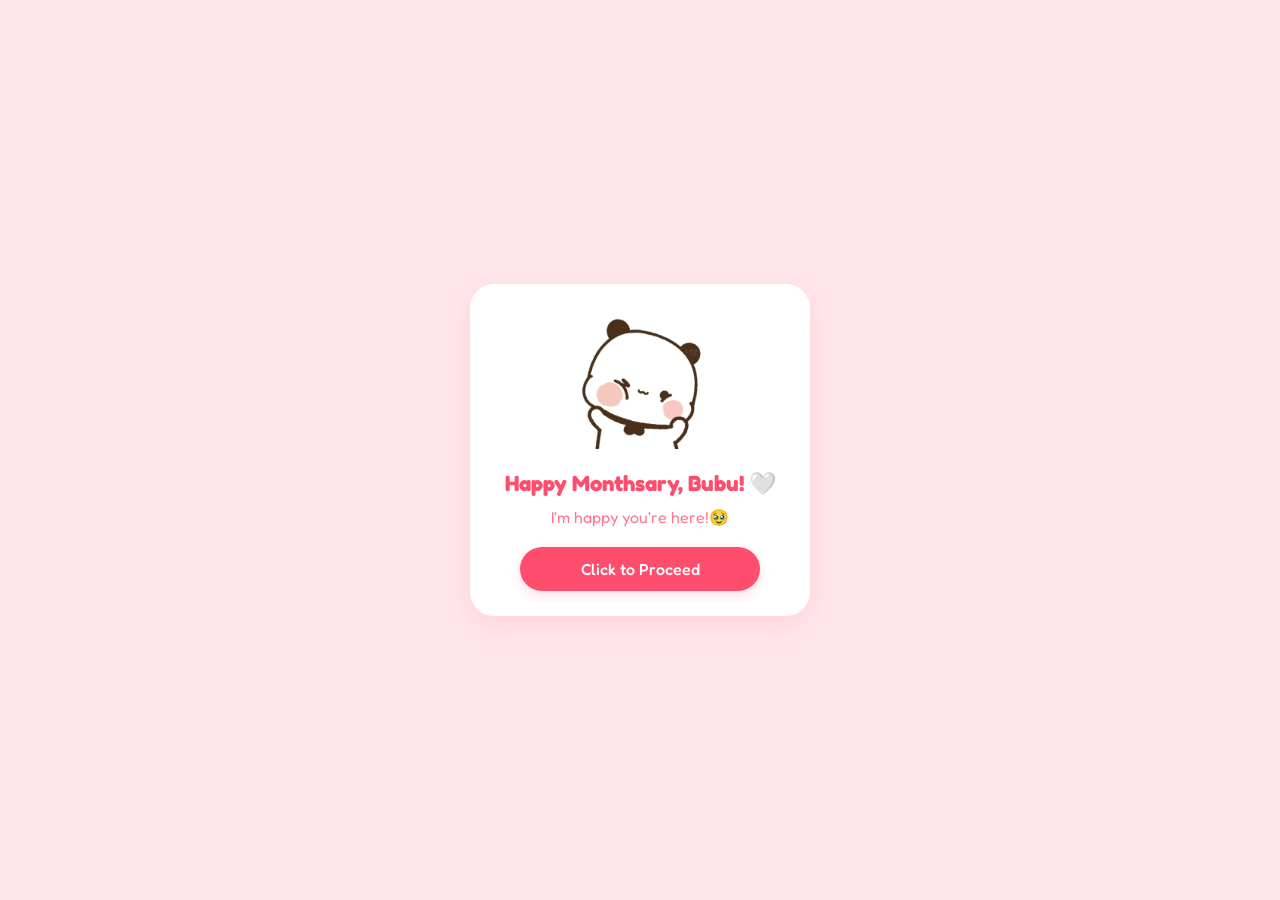
<file: index.html>
<!DOCTYPE html>
<html lang="en">
<head>
  <meta charset="UTF-8">
  <meta name="viewport" content="width=device-width, initial-scale=1.0, maximum-scale=1.0, user-scalable=no">
  <title>Welcome Page</title>
  
  <link href="https://fonts.googleapis.com/css2?family=Fredoka:wght@400;500;600&display=swap" rel="stylesheet">

  <style>
    body {
      margin: 0;
      padding: 15px; /* May space sa gilid para sa maliliit na phone screen */
      min-height: 100vh;
      display: flex;
      flex-direction: column;
      justify-content: center;
      align-items: center;
      background: #ffe6eb;
      font-family: 'Fredoka', sans-serif;
      box-sizing: border-box;
      overflow: hidden; /* Pinipigilan ang hindi malamang pag-scroll */
    }
    
    .container {
      background: white;
      padding: 25px 20px;
      border-radius: 24px;
      text-align: center;
      box-shadow: 0 8px 24px rgba(255, 77, 109, 0.12);
      width: 100%;
      max-width: 340px; /* Saktong sukat para magkasya sa portrait mobile view */
      box-sizing: border-box;
      display: flex;
      flex-direction: column;
      align-items: center;
    }
    
    .top-image {
      width: 140px; /* Pinaliit nang kaunti para mas magaan sa screen */
      max-width: 50%;
      height: auto;
      margin-bottom: 10px;
    }
    
    h1 { 
      color: #ff4d6d; 
      margin: 10px 0 5px 0; 
      font-size: 22px; /* Responsive size */
      line-height: 1.3;
    }
    
    h2 { 
      color: #ff758f; 
      font-weight: 400; 
      font-size: 16px; 
      margin: 5px 0 20px 0; 
      line-height: 1.2;
    }
    
    /* Responsive Button Style */
    .proceed-btn {
      padding: 12px 25px;
      font-size: 16px;
      font-family: 'Fredoka', sans-serif;
      font-weight: 500;
      border: none;
      border-radius: 25px;
      background: #ff4d6d;
      color: white;
      cursor: pointer;
      box-shadow: 0 4px 12px rgba(255, 77, 109, 0.2);
      transition: 0.3s ease;
      width: 100%; /* Sasakto sa luwang ng puting card */
      max-width: 240px;
      box-sizing: border-box;
    }
    
    .proceed-btn:hover {
      transform: scale(1.03);
      background: #ff1e4d;
    }

    /* Karagdagang adjustment para sa mga napakaliit na phone (gaya ng iPhone SE) */
    @media (max-height: 600px) {
      .container { padding: 15px; }
      .top-image { width: 100px; }
      h1 { font-size: 19px; }
      h2 { font-size: 14px; margin-bottom: 15px; }
      .proceed-btn { padding: 10px 20px; font-size: 15px; }
    }
  </style>
</head>
<body>

  <div class="container">
    <img src="Bubu Welcome.jpg" class="top-image" alt="Bubu Welcome">
    <h1>Happy Monthsary, Bubu! 🤍</h1>
    <h2>I'm happy you're here!🥹</h2>
    
    <button class="proceed-btn" onclick="window.location.href='password.html'">
      Click to Proceed
    </button>
  </div>

</body>
</html>
</file>
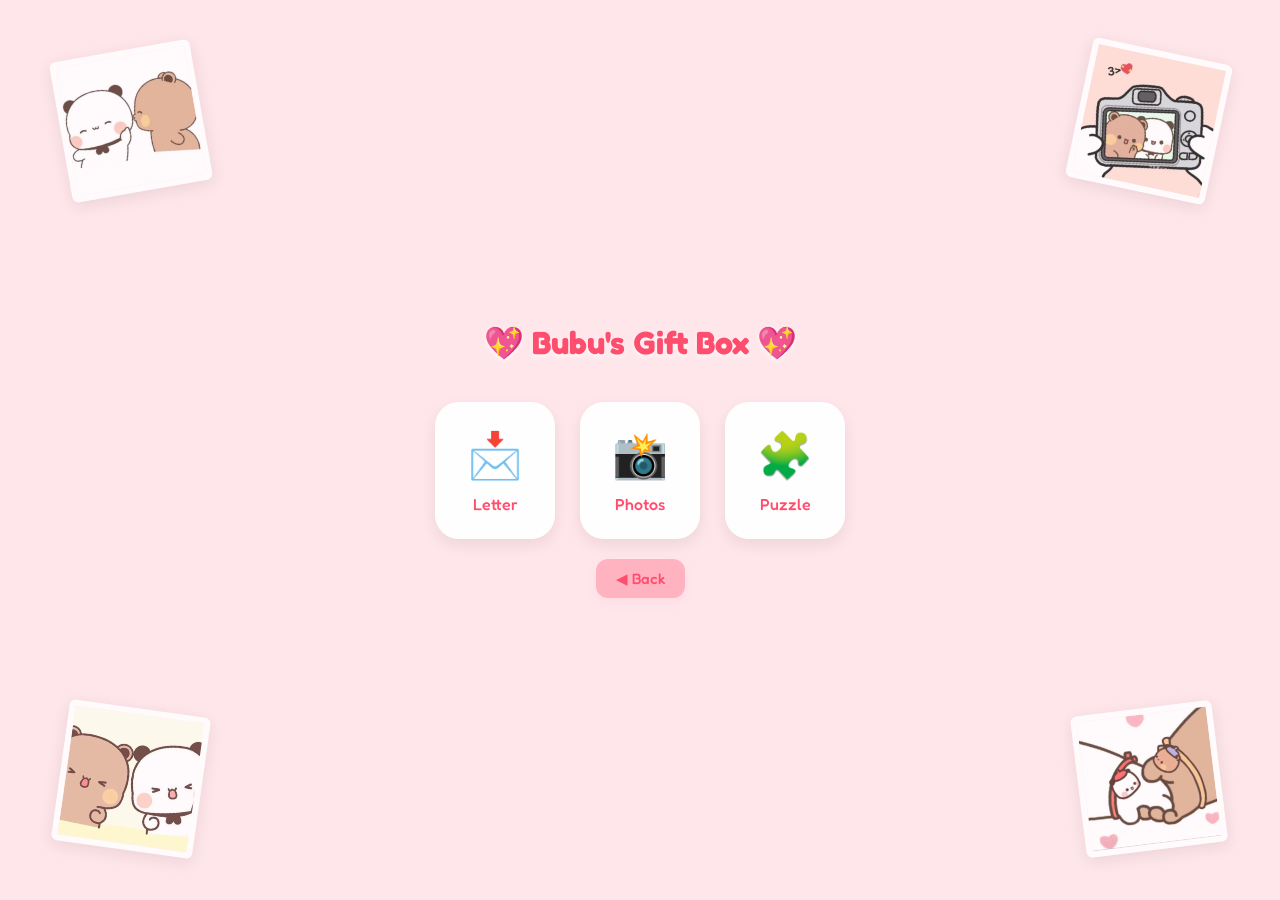
<file: home.html>
<!DOCTYPE html>
<html>
<head>
<meta charset="UTF-8">
<meta name="viewport" content="width=device-width, initial-scale=1.0">

<title>Bubu's Gift Box</title>

<link href="https://fonts.googleapis.com/css2?family=Fredoka:wght@400;500;600&display=swap" rel="stylesheet">

<style>
body{
  margin:0;
  min-height:100vh;
  display:flex;
  justify-content:center;
  align-items:center;
  background-color:#ffe6eb;
  font-family:'Fredoka',sans-serif;
  position: relative;
  overflow-x: hidden; /* Para hindi magka-scroll sa phone dahil sa background images */
}

/* --- MGA BACKGROUND POLAROID PICTURE DESIGNS --- */
/* Ito ang magsisilbing wrapper para sa mga nakakalat na litrato */
body::before, body::after, .bg-photo-3, .bg-photo-4 {
  content: "";
  position: absolute;
  background-size: cover;
  background-position: center;
  background-repeat: no-repeat;
  border: 6px solid white; /* Polaroid Frame */
  box-shadow: 0 4px 15px rgba(0,0,0,0.1);
  border-radius: 6px;
  z-index: 0; /* Nasa pinakalikod para hindi harangan ang buttons */
  width: 130px;
  height: 130px;
  opacity: 0.8; /* Medyo fade para lumitaw ang menu sa gitna */
  pointer-events: none; /* Para hindi ma-click nang mali */
}

/* Background Photo 1 (Itaas-Kaliwa) */
body::before {
  top: 50px;
  left: 60px;
  transform: rotate(-10deg);
  /* PALITAN ITO NG SELECTION MO: */
  background-image: url('budu1.jpg'); 
}

/* Background Photo 2 (Ibabang-Kaliwa) */
body::after {
  bottom: 50px;
  left: 60px;
  transform: rotate(8deg);
  /* PALITAN ITO NG SELECTION MO: */
  background-image: url('budu2.jpg');
}

/* Background Photo 3 (Itaas-Kanan) */
.bg-photo-3 {
  top: 50px;
  right: 60px;
  transform: rotate(12deg);
  /* PALITAN ITO NG SELECTION MO: */
  background-image: url('cute.jpg');
}

/* Background Photo 4 (Ibabang-Kanan) */
.bg-photo-4 {
  bottom: 50px;
  right: 60px;
  transform: rotate(-7deg);
  /* PALITAN ITO NG SELECTION MO: */
  background-image: url('budu3.jpg');
}

/* --- MAIN MENU INTERFACE --- */
.container{
  text-align:center;
  padding: 50px;
  width: 100%;
  box-sizing: border-box;
  z-index: 1; /* Sinisiguradong nasa ibabaw ng background pics ang menu niyo */
}

h1{
  color:#ff4d6d;
  margin-bottom: 40px;
  text-shadow: 0 2px 5px rgba(255,255,255,0.8);
}

.menu{
  display: flex;
  flex-direction: row;
  justify-content: center;
  align-items: center;
  gap: 25px;
  flex-wrap: wrap;
}

.icon{
  background: rgba(255, 255, 255, 0.95); /* May konting aninag para mas maganda tingnan sa ibabaw ng bg */
  padding:25px 20px;
  border-radius:24px;
  cursor:pointer;
  box-shadow:0 6px 15px rgba(0,0,0,.08);
  transition:.3s ease;
  width: 120px;
  box-sizing: border-box;
}

.icon:hover{
  transform:scale(1.08) translateY(-5px);
  box-shadow:0 10px 20px rgba(255, 77, 109, .2);
}

.emoji{
  font-size:45px;
}

.label{
  margin-top:12px;
  color:#ff4d6d;
  font-size:16px;
  font-weight: 500;
}

/* Responsive Guide: Para sa maliliit na screen ng phone */
@media (max-width: 600px) {
  /* Pinapaliit ang background photos para hindi mapuno ang screen ng phone */
  body::before, body::after, .bg-photo-3, .bg-photo-4 {
    width: 90px;
    height: 90px;
  }
  body::before { top: 15px; left: 10px; }
  body::after { bottom: 15px; left: 15px; }
  .bg-photo-3 { top: 15px; right: 15px; }
  .bg-photo-4 { bottom: 15px; right: 10px; }
  
  h1 { margin-bottom: 25px; font-size: 24px; }
}
/* Universal Back Button Style */
.back-btn {
  margin-top: 20px;
  padding: 10px 20px;
  background-color: #ffb3c1;
  color: #ff4d6d;
  border: none;
  border-radius: 12px;
  cursor: pointer;
  font-size: 15px;
  font-family: 'Fredoka', sans-serif;
  font-weight: 500;
  box-shadow: 0 4px 10px rgba(255, 179, 193, 0.2);
  transition: .3s;
}

.back-btn:hover {
  transform: scale(1.05);
  background-color: #ffccd5;
}
</style>
</head>

<body>

<div class="bg-photo-3"></div>
<div class="bg-photo-4"></div>

<div class="container">

  <h1>💖 Bubu's Gift Box 💖</h1>

  <div class="menu">

    <div class="icon" onclick="location.href='letter.html'">
      <div class="emoji">📩</div>
      <div class="label">Letter</div>
    </div>

    <div class="icon" onclick="location.href='photos.html'">
      <div class="emoji">📸</div>
      <div class="label">Photos</div>
    </div>

    <div class="icon" onclick="location.href='puzzle.html'">
      <div class="emoji">🧩</div>
      <div class="label">Puzzle</div>
    </div>

  </div>
<button class="back-btn" onclick="window.location.href='index.html'">◀ Back</button>
</div>

</body>
</html>
</file>
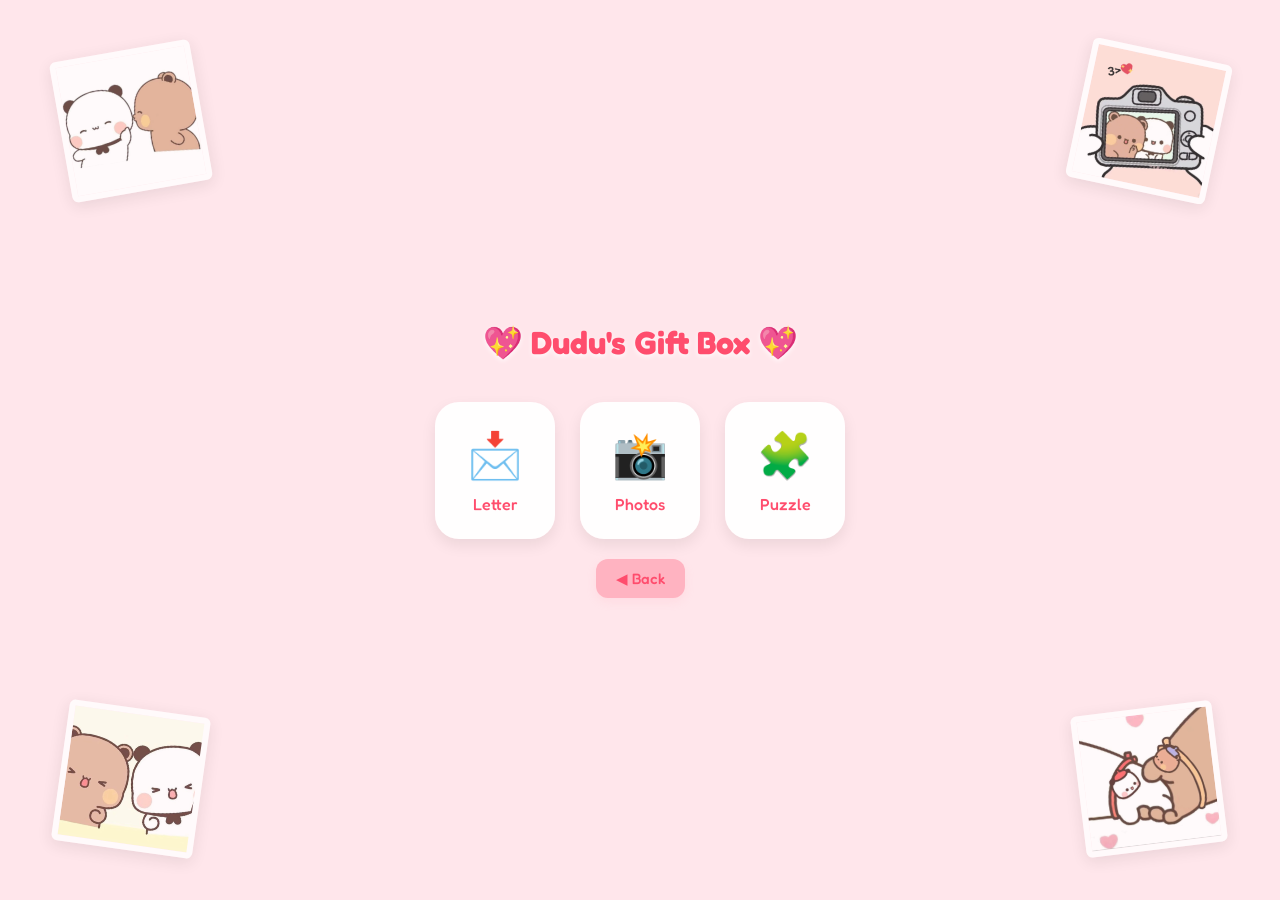
<file: home[1].html>
<!DOCTYPE html>
<html>
<head>
<meta charset="UTF-8">
<meta name="viewport" content="width=device-width, initial-scale=1.0">

<title>Dudu's Gift Box</title>

<link href="https://fonts.googleapis.com/css2?family=Fredoka:wght@400;500;600&display=swap" rel="stylesheet">

<style>
body{
  margin:0;
  min-height:100vh;
  display:flex;
  justify-content:center;
  align-items:center;
  background-color:#ffe6eb;
  font-family:'Fredoka',sans-serif;
  position: relative;
  overflow-x: hidden; /* Para hindi magka-scroll sa phone dahil sa background images */
}

/* --- MGA BACKGROUND POLAROID PICTURE DESIGNS --- */
/* Ito ang magsisilbing wrapper para sa mga nakakalat na litrato */
body::before, body::after, .bg-photo-3, .bg-photo-4 {
  content: "";
  position: absolute;
  background-size: cover;
  background-position: center;
  background-repeat: no-repeat;
  border: 6px solid white; /* Polaroid Frame */
  box-shadow: 0 4px 15px rgba(0,0,0,0.1);
  border-radius: 6px;
  z-index: 0; /* Nasa pinakalikod para hindi harangan ang buttons */
  width: 130px;
  height: 130px;
  opacity: 0.8; /* Medyo fade para lumitaw ang menu sa gitna */
  pointer-events: none; /* Para hindi ma-click nang mali */
}

/* Background Photo 1 (Itaas-Kaliwa) */
body::before {
  top: 50px;
  left: 60px;
  transform: rotate(-10deg);
  /* PALITAN ITO NG SELECTION MO: */
  background-image: url('budu1.jpg'); 
}

/* Background Photo 2 (Ibabang-Kaliwa) */
body::after {
  bottom: 50px;
  left: 60px;
  transform: rotate(8deg);
  /* PALITAN ITO NG SELECTION MO: */
  background-image: url('budu2.jpg');
}

/* Background Photo 3 (Itaas-Kanan) */
.bg-photo-3 {
  top: 50px;
  right: 60px;
  transform: rotate(12deg);
  /* PALITAN ITO NG SELECTION MO: */
  background-image: url('cute.jpg');
}

/* Background Photo 4 (Ibabang-Kanan) */
.bg-photo-4 {
  bottom: 50px;
  right: 60px;
  transform: rotate(-7deg);
  /* PALITAN ITO NG SELECTION MO: */
  background-image: url('budu3.jpg');
}

/* --- MAIN MENU INTERFACE --- */
.container{
  text-align:center;
  padding: 50px;
  width: 100%;
  box-sizing: border-box;
  z-index: 1; /* Sinisiguradong nasa ibabaw ng background pics ang menu niyo */
}

h1{
  color:#ff4d6d;
  margin-bottom: 40px;
  text-shadow: 0 2px 5px rgba(255,255,255,0.8);
}

.menu{
  display: flex;
  flex-direction: row;
  justify-content: center;
  align-items: center;
  gap: 25px;
  flex-wrap: wrap;
}

.icon{
  background: rgba(255, 255, 255, 0.95); /* May konting aninag para mas maganda tingnan sa ibabaw ng bg */
  padding:25px 20px;
  border-radius:24px;
  cursor:pointer;
  box-shadow:0 6px 15px rgba(0,0,0,.08);
  transition:.3s ease;
  width: 120px;
  box-sizing: border-box;
}

.icon:hover{
  transform:scale(1.08) translateY(-5px);
  box-shadow:0 10px 20px rgba(255, 77, 109, .2);
}

.emoji{
  font-size:45px;
}

.label{
  margin-top:12px;
  color:#ff4d6d;
  font-size:16px;
  font-weight: 500;
}

/* Responsive Guide: Para sa maliliit na screen ng phone */
@media (max-width: 600px) {
  /* Pinapaliit ang background photos para hindi mapuno ang screen ng phone */
  body::before, body::after, .bg-photo-3, .bg-photo-4 {
    width: 90px;
    height: 90px;
  }
  body::before { top: 15px; left: 10px; }
  body::after { bottom: 15px; left: 15px; }
  .bg-photo-3 { top: 15px; right: 15px; }
  .bg-photo-4 { bottom: 15px; right: 10px; }
  
  h1 { margin-bottom: 25px; font-size: 24px; }
}
/* Universal Back Button Style */
.back-btn {
  margin-top: 20px;
  padding: 10px 20px;
  background-color: #ffb3c1;
  color: #ff4d6d;
  border: none;
  border-radius: 12px;
  cursor: pointer;
  font-size: 15px;
  font-family: 'Fredoka', sans-serif;
  font-weight: 500;
  box-shadow: 0 4px 10px rgba(255, 179, 193, 0.2);
  transition: .3s;
}

.back-btn:hover {
  transform: scale(1.05);
  background-color: #ffccd5;
}
</style>
</head>

<body>

<div class="bg-photo-3"></div>
<div class="bg-photo-4"></div>

<div class="container">

  <h1>💖 Dudu's Gift Box 💖</h1>

  <div class="menu">

    <div class="icon" onclick="location.href='letter.html'">
      <div class="emoji">📩</div>
      <div class="label">Letter</div>
    </div>

    <div class="icon" onclick="location.href='photos.html'">
      <div class="emoji">📸</div>
      <div class="label">Photos</div>
    </div>

    <div class="icon" onclick="location.href='puzzle.html'">
      <div class="emoji">🧩</div>
      <div class="label">Puzzle</div>
    </div>

  </div>
<button class="back-btn" onclick="window.location.href='index.html'">◀ Back</button>
</div>

</body>
</html>
</file>
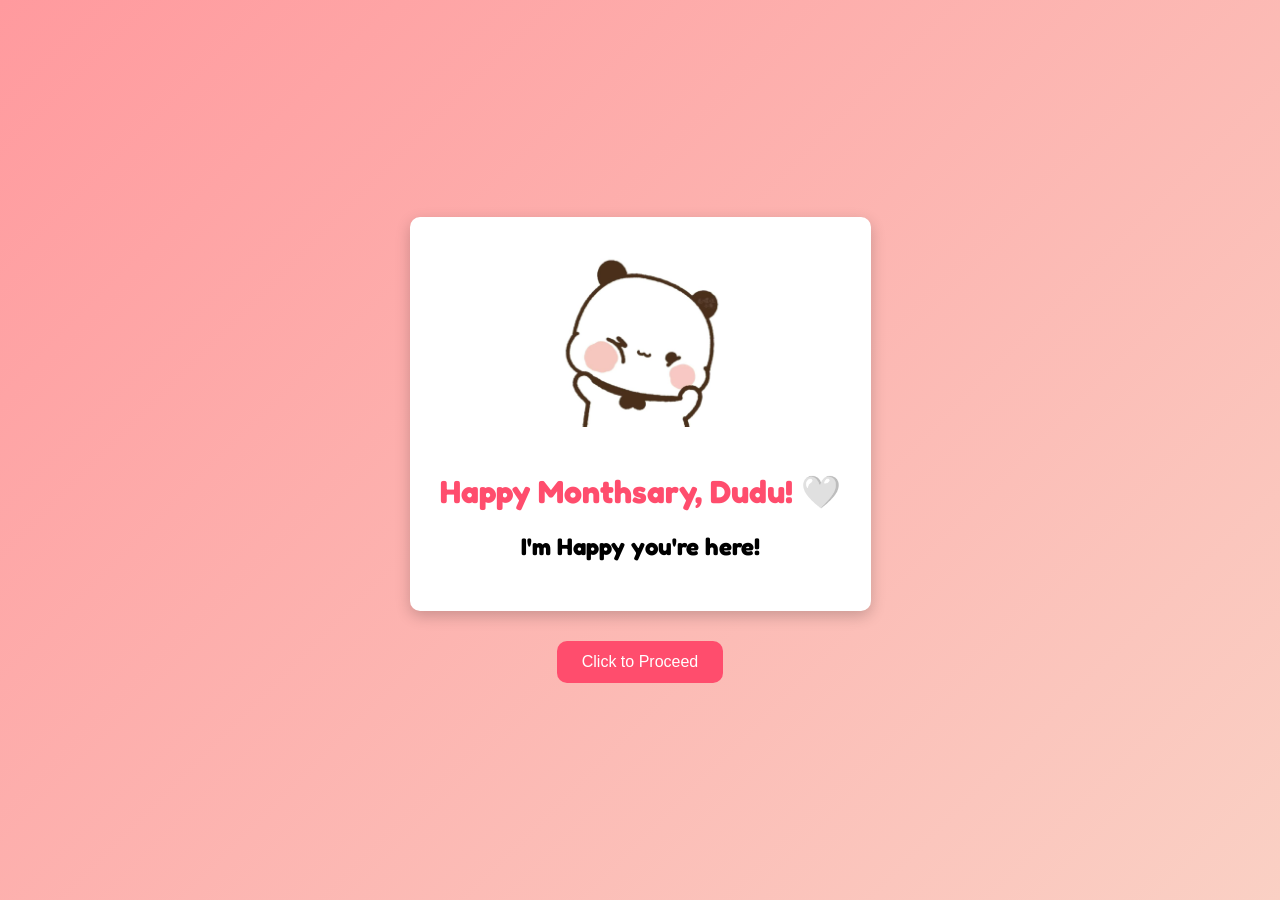
<file: index[1].html>
<!DOCTYPE html>
<html>

<head>
  <meta charset="UTF-8">
<title>Welcome Page</title>

<link href="https://fonts.googleapis.com/css2?family=Fredoka:wght@400;500;600&display=swap" rel="stylesheet">

<style>
  body {
    margin: 0;
    min-height: 100vh;
    display: flex;
    flex-direction: column;
    justify-content: center;
    align-items: center;
    background: linear-gradient(135deg, #ff9a9e, #fad0c4);
    font-family: 'Fredoka', sans-serif;
  }
  
  .top-image {
    width: 180px;
    max-width: 80%;
    height: auto;
    margin-bottom: 20px;
  }
  
  .container {
    text-align: center;
    background: white;
    padding: 30px;
    border-radius: 10px;
    box-shadow: 0 5px 15px rgba(0,0,0,0.2);
  }
  
  h1 {
    color: #ff4d6d;
  }
  
  button {
    padding: 12px 25px;
    font-size: 16px;
    border: none;
    border-radius: 10px;
    background: #ff4d6d;
    color: white;
    cursor: pointer;
  }
  
  button:hover {
    background: #ff1e4d;
  }
</style>

</head>
<body>
  
  <div class="container">
    <img src="Bubu Welcome.jpg" class="top-image">
    
    <h1>Happy Monthsary, Dudu! 🤍</h1>
    <h2>I'm Happy you're here!</h2>
  </div>
  
  <div class="button-container" style="margin-top: 30px;">
  <button onclick="window.location.href='password.html'">
    Click to Proceed
  </button>
</div>

</body>
</html>
</file>
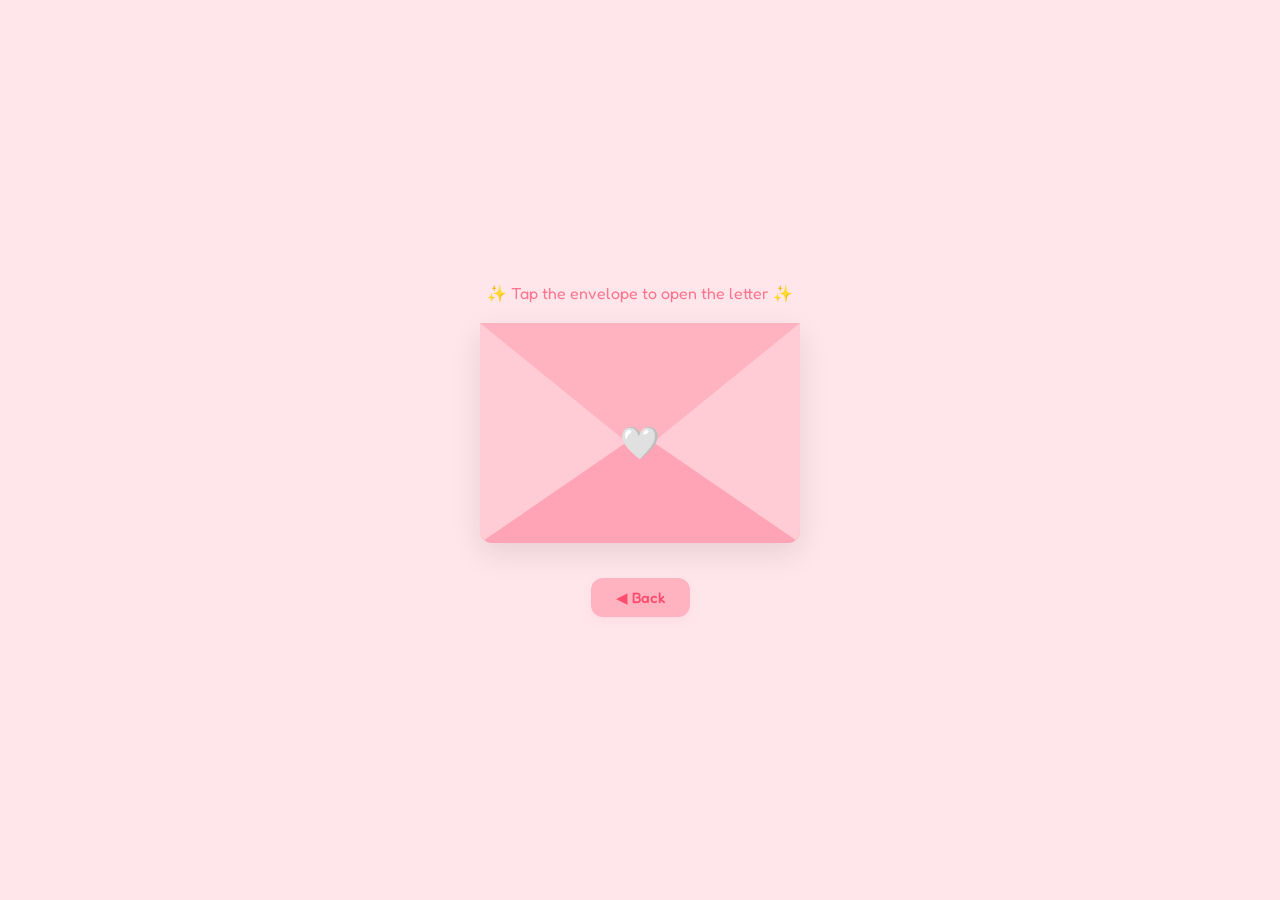
<file: letter.html>
<!DOCTYPE html>
<html lang="en">
<head>
    <meta charset="UTF-8">
    <meta name="viewport" content="width=device-width, initial-scale=1.0">
    <title>For Bubu📩</title>
    
    <link href="https://fonts.googleapis.com/css2?family=Fredoka:wght@400;500;600&display=swap" rel="stylesheet">

    <style>
        body {
            margin: 0;
            min-height: 100vh;
            display: flex;
            flex-direction: column;
            align-items: center;
            justify-content: center;
            background: #ffe6eb;
            font-family: 'Fredoka', sans-serif;
            overflow: hidden; /* Pinigilan ang scroll ng buong page */
            padding: 20px;
            box-sizing: border-box;
        }

        .hint {
            color: #ff758f;
            font-size: 16px;
            margin-bottom: 20px;
            text-align: center;
            animation: pulse 1.5s infinite;
        }

        /* Container ng buong envelope at sulat */
        .envelope-wrapper {
            position: relative;
            cursor: pointer;
            width: 320px;
            height: 220px;
            transition: transform 0.5s ease-in-out;
        }

        .envelope-wrapper:hover {
            transform: scale(1.02);
        }

        /* Ang mismong likod/katawan ng sobre */
        .envelope {
            position: absolute;
            width: 100%;
            height: 100%;
            background: #ffccd5;
            border-bottom-left-radius: 12px;
            border-bottom-right-radius: 12px;
            box-shadow: 0 10px 30px rgba(0,0,0,0.1);
            z-index: 2;
        }

        /* Ang triangular flap/takip ng sobre */
        .envelope::before {
            content: "";
            position: absolute;
            top: 0;
            z-index: 4;
            border-left: 160px solid transparent;
            border-right: 160px solid transparent;
            border-top: 130px solid #ffb3c1;
            transform-origin: top;
            transition: transform 0.4s ease-in-out 0.1s, z-index 0s linear 0.2s;
        }

        /* Ang side at bottom folds ng sobre */
        .envelope::after {
            content: "";
            position: absolute;
            bottom: 0;
            left: 0;
            z-index: 3;
            border-left: 160px solid #ffccd5;
            border-right: 160px solid #ffccd5;
            border-top: 110px solid transparent;
            border-bottom: 110px solid #ffa4b6;
            border-bottom-left-radius: 12px;
            border-bottom-right-radius: 12px;
        }

        /* Ang mismong papel sa loob */
        .letter {
            position: absolute;
            bottom: 10px;
            left: 15px;
            width: 290px;
            height: 190px;
            background: white;
            border-radius: 8px;
            z-index: 1;
            padding: 20px;
            box-sizing: border-box;
            box-shadow: 0 2px 10px rgba(0,0,0,0.05);
            transition: transform 0.5s ease-in-out, height 0.5s ease-in-out;
            overflow-y: auto; /* Pwedeng i-scroll ang text sa loob kung mahaba */
        }

        /* Text layout sa loob ng sulat */
        .letter-text {
            color: #4a4a4a;
            font-size: 14px;
            line-height: 1.6;
            margin: 0;
            white-space: pre-line;
        }

        .letter-title {
            color: #ff4d6d;
            font-weight: 600;
            font-size: 18px;
            margin-bottom: 10px;
        }

        /* Cute sticker/heart seal ng sobre */
        .heart-seal {
            position: absolute;
            top: 100px;
            left: 50%;
            transform: translateX(-50%);
            z-index: 5;
            font-size: 32px;
            transition: transform 0.4s, opacity 0.3s;
        }

        /* --- BAGONG ANIMATION: NAKAPWESTO SA GITNA PAG BUKAS --- */
        
        /* Ibababa nang kaunti ang wrapper para pambalanse */
        .envelope-wrapper.open {
            transform: translateY(70px);
        }

        .envelope-wrapper.open .envelope::before {
            transform: rotateX(180deg);
            z-index: 0; /* Mapupunta sa likod ang takip kapag nakabukas */
        }

        /* Itataas ang sulat saktong pabalagbag sa gitna at hihilaan ang taas */
        .envelope-wrapper.open .letter {
            transform: translateY(-150px); 
            height: 280px; 
            z-index: 6; /* Mapupunta sa pinaka-ibabaw para mabasa at ma-scroll */
        }

        .envelope-wrapper.open .heart-seal {
            opacity: 0;
            pointer-events: none;
        }

        @keyframes pulse {
            0% { opacity: 0.7; }
            50% { opacity: 1; transform: scale(1.02); }
            100% { opacity: 0.7; }
        }

        /* Back Button Style */
        .back-btn {
            margin-top: 35px;
            padding: 10px 25px;
            background-color: #ffb3c1;
            color: #ff4d6d;
            border: none;
            border-radius: 12px;
            cursor: pointer;
            font-size: 15px;
            font-family: 'Fredoka', sans-serif;
            font-weight: 500;
            box-shadow: 0 4px 10px rgba(255, 179, 193, 0.2);
            transition: .3s;
            z-index: 10; /* Siniguradong laging naki-click */
        }

        .back-btn:hover {
            transform: scale(1.05);
            background-color: #ffccd5;
        }
    </style>
</head>
<body>

    <div class="hint" id="hint-text">✨ Tap the envelope to open the letter ✨</div>

    <!-- Buong interactive envelope component -->
    <div class="envelope-wrapper" onclick="toggleLetter(this)">
        <div class="envelope">
            <div class="letter">
                <div class="letter-title">Dear Bubu, 🤍</div>
                <p class="letter-text">
                    Hi Bubu! Happy 2nd Monthsary! 🤍 Always remember that I love you and I appreciate everything you do for me, kahit na feel mo na it’s still not enough. I hope you know na it already means the world to me jusko kahit maliit pa 'yan sofer happy na ako(hindi nga lang showy). And always remember that I’m always here for you, kahit na we only get to talk through chat. Please bear with me if sometimes eh hindi ko alam kung ano ang sasabihin ko sa'yo kapag nagra-rant ka. Wala eh forda listen lang lagi ang ferson eh HAHAHAHA. I’m so grateful na nakilala kita; kahit na ganito yung situtaion natin, I'm still happy kahit na mahirap BDO ngani HAHAHAHA. Sana hindi ka na masyadong mag-overthink, jusko ikaw lang naman palaging laman ng heart ko HAHAHAHA. And always sleep early naa, don't stay up late palagi. Lagi banaman mga 2-4 AM natutulog HAHAHAHA.

That's all, I hope you liked this little gift na ginawa ko para sa'yo HAHAHAHA. Aamin ako syempre baka magtaka ka eh. Bby nagpatulong ako sa AI para magawa 'to. Ako lang tiga instruct kung anong bet ko na format at tiga edit ng ibang need baguhin huhu, alam mo naman begginer pa lang HAHAHAHA asa na makagawa agad ng ganito kaayos not totally ayos kasi di rin naman perfect basta keri na mapindot HAHAHAHA. Ayun lang, sana nagustuhan mo pa rin. Babawi na lang po ako ng physical gift soon kapag may piduy na si self HAHAHAHHA. I love you so much! Mwuahhhh 😘
                    
                    Love,
                    Dudu🤍
                </p>
            </div>
        </div>
        <div class="heart-seal">🤍</div>
    </div>

    <!-- Button pabalik sa main screen -->
    <button class="back-btn" onclick="location.href='home.html'">◀ Back</button>

    <script>
        function toggleLetter(envelopeElement) {
            envelopeElement.classList.toggle('open');
            const hint = document.getElementById('hint-text');
            
            if(envelopeElement.classList.contains('open')) {
                hint.innerText = "✨ Tap the envelope to close the letter ✨";
            } else {
                hint.innerText = "✨ Tap the envelope to open the letter ✨";
            }
        }
    </script>
</body>
</html>
</file>
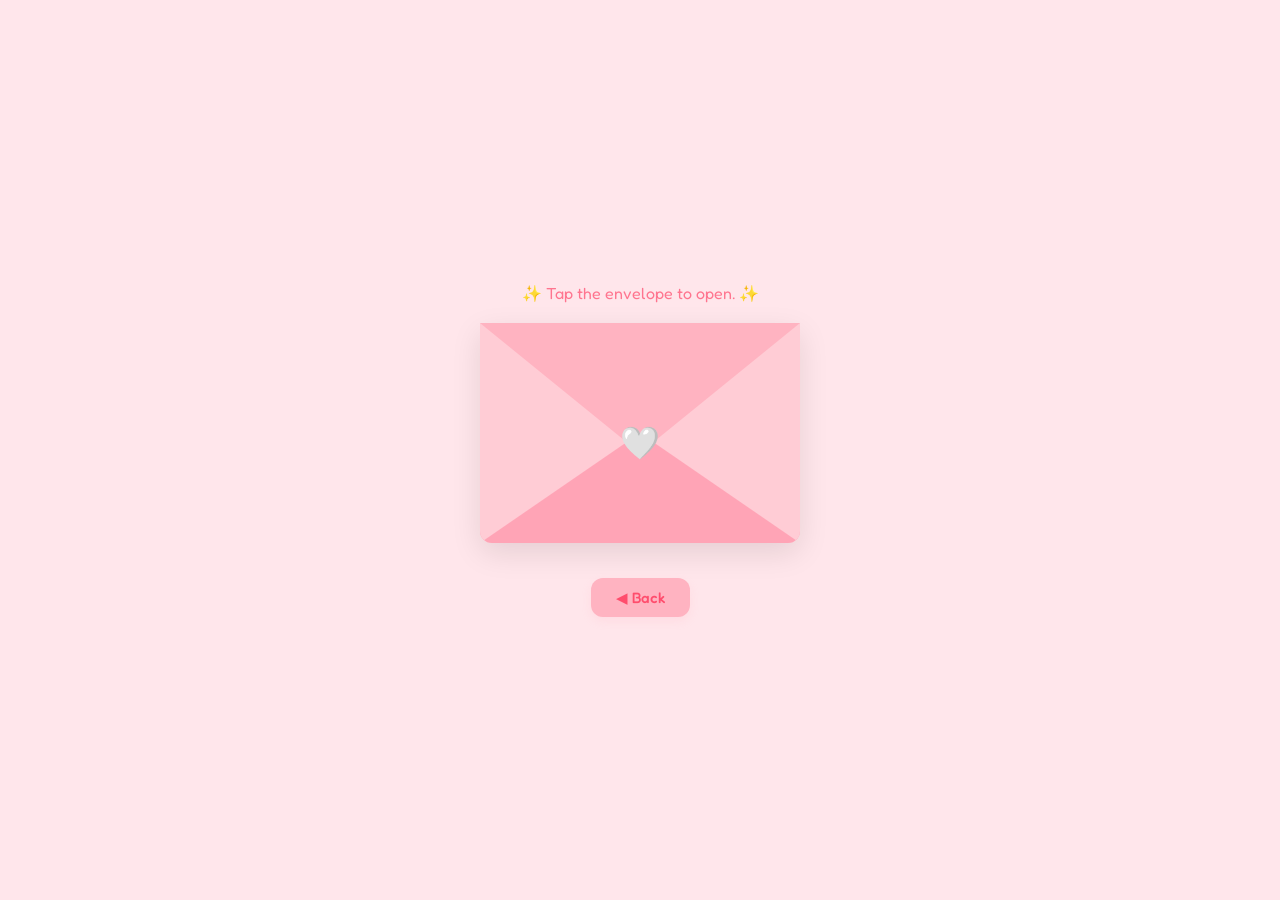
<file: letter[1].html>
<!DOCTYPE html>
<html lang="en">
<head>
    <meta charset="UTF-8">
    <meta name="viewport" content="width=device-width, initial-scale=1.0">
    <title>For Dudu📩</title>
    
    <link href="https://fonts.googleapis.com/css2?family=Fredoka:wght@400;500;600&display=swap" rel="stylesheet">

    <style>
        body {
            margin: 0;
            min-height: 100vh;
            display: flex;
            flex-direction: column;
            align-items: center;
            justify-content: center;
            background: #ffe6eb;
            font-family: 'Fredoka', sans-serif;
            overflow: hidden; /* Pinigilan ang scroll ng buong page */
            padding: 20px;
            box-sizing: border-box;
        }

        .hint {
            color: #ff758f;
            font-size: 16px;
            margin-bottom: 20px;
            text-align: center;
            animation: pulse 1.5s infinite;
        }

        /* Container ng buong envelope at sulat */
        .envelope-wrapper {
            position: relative;
            cursor: pointer;
            width: 320px;
            height: 220px;
            transition: transform 0.5s ease-in-out;
        }

        .envelope-wrapper:hover {
            transform: scale(1.02);
        }

        /* Ang mismong likod/katawan ng sobre */
        .envelope {
            position: absolute;
            width: 100%;
            height: 100%;
            background: #ffccd5;
            border-bottom-left-radius: 12px;
            border-bottom-right-radius: 12px;
            box-shadow: 0 10px 30px rgba(0,0,0,0.1);
            z-index: 2;
        }

        /* Ang triangular flap/takip ng sobre */
        .envelope::before {
            content: "";
            position: absolute;
            top: 0;
            z-index: 4;
            border-left: 160px solid transparent;
            border-right: 160px solid transparent;
            border-top: 130px solid #ffb3c1;
            transform-origin: top;
            transition: transform 0.4s ease-in-out 0.1s, z-index 0s linear 0.2s;
        }

        /* Ang side at bottom folds ng sobre */
        .envelope::after {
            content: "";
            position: absolute;
            bottom: 0;
            left: 0;
            z-index: 3;
            border-left: 160px solid #ffccd5;
            border-right: 160px solid #ffccd5;
            border-top: 110px solid transparent;
            border-bottom: 110px solid #ffa4b6;
            border-bottom-left-radius: 12px;
            border-bottom-right-radius: 12px;
        }

        /* Ang mismong papel sa loob */
        .letter {
            position: absolute;
            bottom: 10px;
            left: 15px;
            width: 290px;
            height: 190px;
            background: white;
            border-radius: 8px;
            z-index: 1;
            padding: 20px;
            box-sizing: border-box;
            box-shadow: 0 2px 10px rgba(0,0,0,0.05);
            transition: transform 0.5s ease-in-out, height 0.5s ease-in-out;
            overflow-y: auto; /* Pwedeng i-scroll ang text sa loob kung mahaba */
        }

        /* Text layout sa loob ng sulat */
        .letter-text {
            color: #4a4a4a;
            font-size: 14px;
            line-height: 1.6;
            margin: 0;
            white-space: pre-line;
        }

        .letter-title {
            color: #ff4d6d;
            font-weight: 600;
            font-size: 18px;
            margin-bottom: 10px;
        }

        /* Cute sticker/heart seal ng sobre */
        .heart-seal {
            position: absolute;
            top: 100px;
            left: 50%;
            transform: translateX(-50%);
            z-index: 5;
            font-size: 32px;
            transition: transform 0.4s, opacity 0.3s;
        }

        /* --- BAGONG ANIMATION: NAKAPWESTO SA GITNA PAG BUKAS --- */
        
        /* Ibababa nang kaunti ang wrapper para pambalanse */
        .envelope-wrapper.open {
            transform: translateY(70px);
        }

        .envelope-wrapper.open .envelope::before {
            transform: rotateX(180deg);
            z-index: 0; /* Mapupunta sa likod ang takip kapag nakabukas */
        }

        /* Itataas ang sulat saktong pabalagbag sa gitna at hihilaan ang taas */
        .envelope-wrapper.open .letter {
            transform: translateY(-150px); 
            height: 280px; 
            z-index: 6; /* Mapupunta sa pinaka-ibabaw para mabasa at ma-scroll */
        }

        .envelope-wrapper.open .heart-seal {
            opacity: 0;
            pointer-events: none;
        }

        @keyframes pulse {
            0% { opacity: 0.7; }
            50% { opacity: 1; transform: scale(1.02); }
            100% { opacity: 0.7; }
        }

        /* Back Button Style */
        .back-btn {
            margin-top: 35px;
            padding: 10px 25px;
            background-color: #ffb3c1;
            color: #ff4d6d;
            border: none;
            border-radius: 12px;
            cursor: pointer;
            font-size: 15px;
            font-family: 'Fredoka', sans-serif;
            font-weight: 500;
            box-shadow: 0 4px 10px rgba(255, 179, 193, 0.2);
            transition: .3s;
            z-index: 10; /* Siniguradong laging naki-click */
        }

        .back-btn:hover {
            transform: scale(1.05);
            background-color: #ffccd5;
        }
    </style>
</head>
<body>

    <div class="hint" id="hint-text">✨ Tap the envelope to open. ✨</div>

    <!-- Buong interactive envelope component -->
    <div class="envelope-wrapper" onclick="toggleLetter(this)">
        <div class="envelope">
            <div class="letter">
                <div class="letter-title">Dear Dudu, 🤍</div>
                <p class="letter-text">
                    Hi Dudu! Happy 2nd Monthsary! 🤍 Always remember that I love you and I appreciate everything you do for me, kahit na feel mo na it’s still not enough. I hope you know na it already means the world to me jusko kahit maliit pa 'yan sofer happy na ako(hindi nga lang showy). And always remember that I’m always here for you, kahit na we only get to talk through chat. Please bear with me if sometimes eh hindi ko alam kung ano ang sasabihin ko sa'yo kapag nagra-rant ka. Wala eh forda listen lang lagi ang ferson eh HAHAHAHA. I’m so grateful na nakilala kita; kahit na ganito yung situtaion natin, I'm still happy kahit na mahirap BDO ngani HAHAHAHA. Sana hindi ka na masyadong mag-overthink, jusko ikaw lang naman palaging laman ng heart ko HAHAHAHA. And always sleep early naa, don't stay up late palagi. Lagi banaman mga 2-4 AM natutulog HAHAHAHA.

That's all, I hope you liked this little gift na ginawa ko para sa'yo HAHAHAHA. Aamin ako syempre baka magtaka ka eh. Bby nagpatulong ako sa AI para magawa 'to. Ako lang tiga instruct kung anong bet ko na format at tiga edit ng ibang need baguhin huhu, alam mo naman begginer pa lang HAHAHAHA asa na makagawa agad ng ganito kaayos not totally ayos kasi di rin naman perfect basta keri na mapindot HAHAHAHA. Ayun lang, sana nagustuhan mo pa rin. Babawi na lang po ako ng physical gift soon kapag may piduy na si self HAHAHAHHA. I love you so much! Mwuahhhh 😘
                    
                    Love,
                    Bubu🤍
                </p>
            </div>
        </div>
        <div class="heart-seal">🤍</div>
    </div>

    <!-- Button pabalik sa main screen -->
    <button class="back-btn" onclick="location.href='home.html'">◀ Back</button>

    <script>
        function toggleLetter(envelopeElement) {
            envelopeElement.classList.toggle('open');
            const hint = document.getElementById('hint-text');
            
            if(envelopeElement.classList.contains('open')) {
                hint.innerText = "✨ Tap the envelope to close the letter ✨";
            } else {
                hint.innerText = "✨ Tap the envelope to open the letter ✨";
            }
        }
    </script>
</body>
</html>
</file>
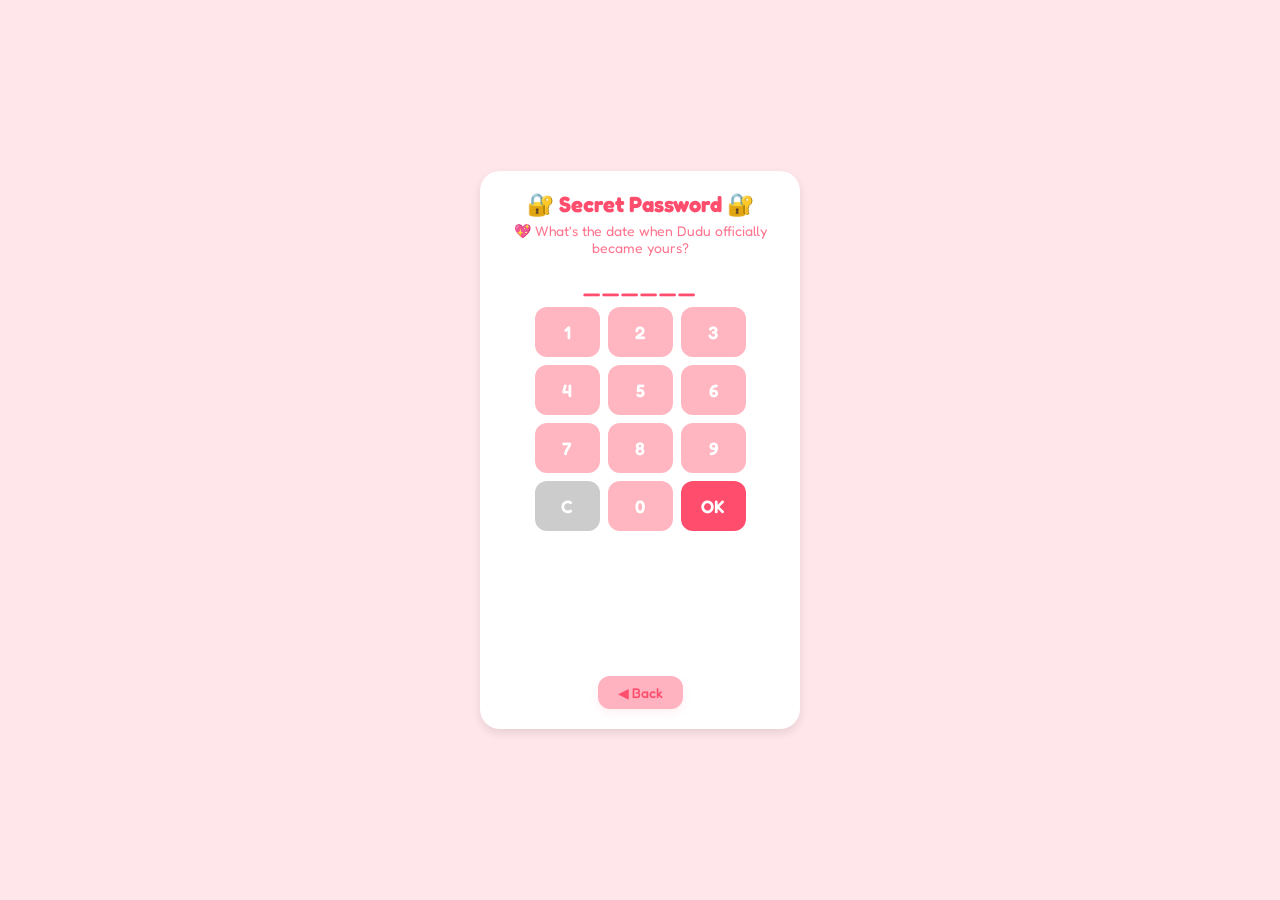
<file: password.html>
<!DOCTYPE html>
<html>
<head>
<meta charset="UTF-8">
<meta name="viewport" content="width=device-width, initial-scale=1.0">
<title>Secret Password</title>
<link href="https://fonts.googleapis.com/css2?family=Fredoka:wght@400;500;600&display=swap" rel="stylesheet">
<style>
body {
  margin: 0;
  min-height: 100vh;
  display: flex;
  justify-content: center;
  align-items: center;
  background: #ffe6eb;
  font-family: 'Fredoka', sans-serif;
  padding: 15px;
  box-sizing: border-box;
  overflow: hidden; /* Pinigilan ang scroll ng buong page */
}
.container {
  background: white;
  padding: 20px;
  border-radius: 20px;
  text-align: center;
  box-shadow: 0 4px 10px rgba(0, 0, 0, 0.1);
  width: 320px; /* Saktong sukat para sa portrait phone screen */
  box-sizing: border-box;
  display: flex;
  flex-direction: column;
  align-items: center;
}
h1 { color: #ff4d6d; font-size: 22px; margin: 0 0 5px 0; }
p { color: #ff758f; font-size: 14px; margin: 0 0 10px 0; }
#display { font-size: 22px; font-weight: 600; color: #ff4d6d; letter-spacing: 2px; margin: 5px 0; }

.keypad {
  display: grid;
  grid-template-columns: repeat(3, 65px);
  gap: 8px;
  justify-content: center;
  margin-top: 5px;
}
.keypad button {
  width: 65px;
  height: 50px; /* Ginawang mas maikli ang taas para tipid sa space */
  font-size: 18px;
  font-family: 'Fredoka', sans-serif;
  border-radius: 12px;
  border: none;
  background: #ffb6c1;
  color: #fff;
  font-weight: 600;
  cursor: pointer;
  transition: 0.2s;
}
.keypad button:hover {
  background: #ff4d6d;
}

#message { 
  margin-top: 10px;
  min-height: 125px; /* Naka-reserve na ang space para hindi umuga ang layout pag lumabas si Bubu */
  display: flex;
  flex-direction: column;
  align-items: center;
  justify-content: center;
}
#message img { width: 100px; height: auto; display: block; }
#message p { color: #ff4d6d; font-size: 15px; margin-top: 5px; font-weight: 500; }

/* Back Button Style */
.back-btn {
  margin-top: 10px;
  padding: 8px 20px;
  background-color: #ffb3c1;
  color: #ff4d6d;
  border: none;
  border-radius: 12px;
  cursor: pointer;
  font-size: 14px;
  font-family: 'Fredoka', sans-serif;
  font-weight: 500;
  box-shadow: 0 4px 10px rgba(255, 179, 193, 0.2);
  transition: .3s;
}
.back-btn:hover {
  transform: scale(1.05);
  background-color: #ffccd5;
}
</style>
</head>
<body>

<div class="container">
  <h1>🔐 Secret Password 🔐</h1>
  <p>💖 What's the date when Dudu officially became yours?</p>
  <p id="display">______</p>
  
  <div class="keypad">
    <button onclick="press('1')">1</button>
    <button onclick="press('2')">2</button>
    <button onclick="press('3')">3</button>
    <button onclick="press('4')">4</button>
    <button onclick="press('5')">5</button>
    <button onclick="press('6')">6</button>
    <button onclick="press('7')">7</button>
    <button onclick="press('8')">8</button>
    <button onclick="press('9')">9</button>
    <button onclick="clearPin()" style="background:#ccc;">C</button>
    <button onclick="press('0')">0</button>
    <button onclick="checkPassword()" style="background:#ff4d6d;">OK</button>
  </div>
  
  <div id="message"></div>
  
  <button class="back-btn" onclick="window.location.href='index.html'">◀ Back</button>
</div>

<script>
  let pin = "";
  function press(num) {
    if (pin.length < 6) {
      pin += num;
      document.getElementById("display").innerText = pin;
    }
  }
  function clearPin() {
    pin = "";
    document.getElementById("display").innerText = "______";
  }
  function checkPassword() {
    if (pin === "041426") {
      document.getElementById("message").innerHTML = `
        <img src="Happy Bubu.gif">
        <p>💖 Aww you remembered! 🥹</p>
      `;
      setTimeout(() => {
        window.location.href = "ready.html";
      }, 2000);
    } else {
      document.getElementById("message").innerHTML = `
        <img src="Mad Bubu.jpg">
        <p>Wrong, Bubu! Try again! 😒😒</p>
      `;
      setTimeout(() => { clearPin(); }, 1500);
    }
  }
</script>
</body>
</html>
</file>
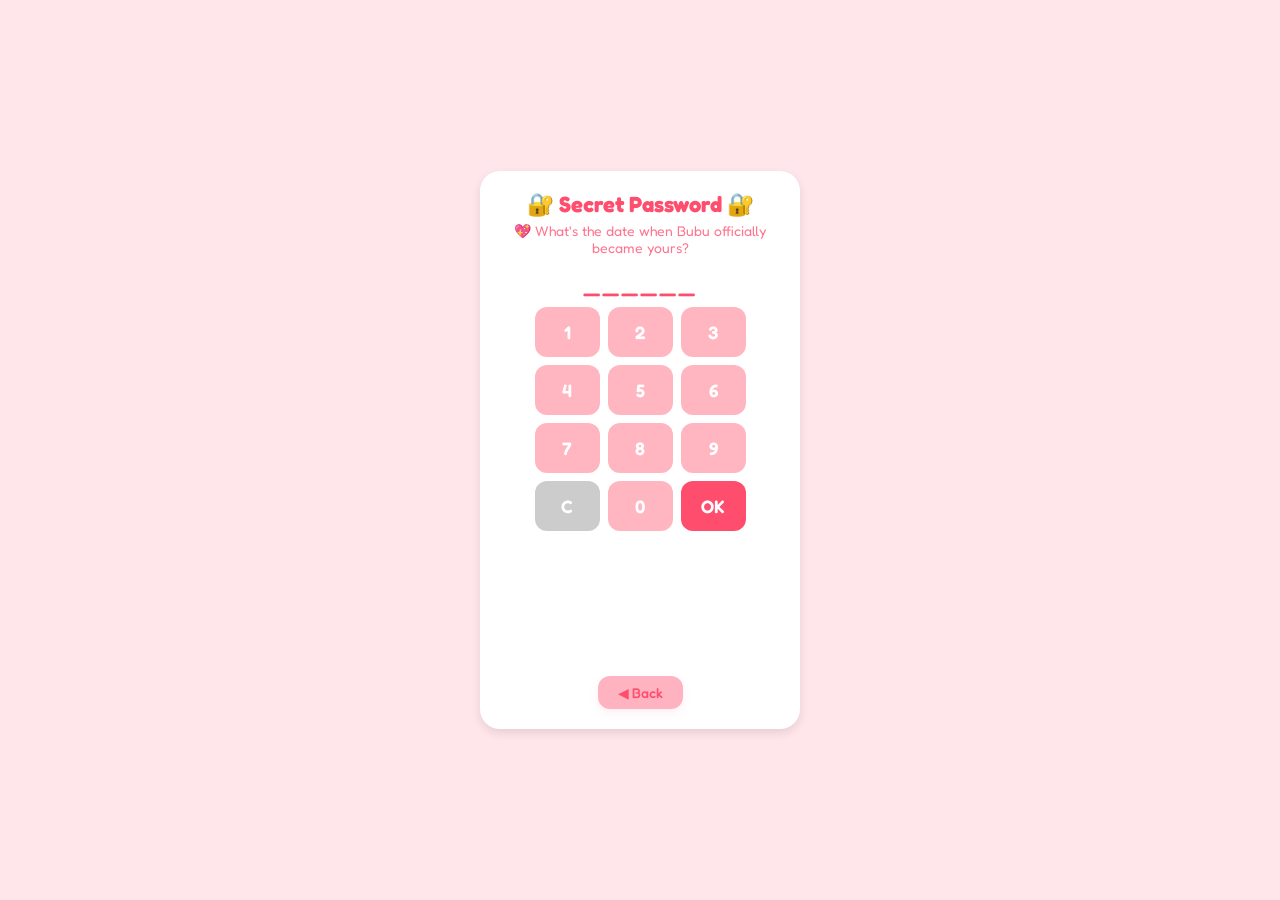
<file: password[1].html>
<!DOCTYPE html>
<html>
<head>
<meta charset="UTF-8">
<meta name="viewport" content="width=device-width, initial-scale=1.0">
<title>Secret Password</title>
<link href="https://fonts.googleapis.com/css2?family=Fredoka:wght@400;500;600&display=swap" rel="stylesheet">
<style>
body {
  margin: 0;
  min-height: 100vh;
  display: flex;
  justify-content: center;
  align-items: center;
  background: #ffe6eb;
  font-family: 'Fredoka', sans-serif;
  padding: 15px;
  box-sizing: border-box;
  overflow: hidden; /* Pinigilan ang scroll ng buong page */
}
.container {
  background: white;
  padding: 20px;
  border-radius: 20px;
  text-align: center;
  box-shadow: 0 4px 10px rgba(0, 0, 0, 0.1);
  width: 320px; /* Saktong sukat para sa portrait phone screen */
  box-sizing: border-box;
  display: flex;
  flex-direction: column;
  align-items: center;
}
h1 { color: #ff4d6d; font-size: 22px; margin: 0 0 5px 0; }
p { color: #ff758f; font-size: 14px; margin: 0 0 10px 0; }
#display { font-size: 22px; font-weight: 600; color: #ff4d6d; letter-spacing: 2px; margin: 5px 0; }

.keypad {
  display: grid;
  grid-template-columns: repeat(3, 65px);
  gap: 8px;
  justify-content: center;
  margin-top: 5px;
}
.keypad button {
  width: 65px;
  height: 50px; /* Ginawang mas maikli ang taas para tipid sa space */
  font-size: 18px;
  font-family: 'Fredoka', sans-serif;
  border-radius: 12px;
  border: none;
  background: #ffb6c1;
  color: #fff;
  font-weight: 600;
  cursor: pointer;
  transition: 0.2s;
}
.keypad button:hover {
  background: #ff4d6d;
}

#message { 
  margin-top: 10px;
  min-height: 125px; /* Naka-reserve na ang space para hindi umuga ang layout pag lumabas si Bubu */
  display: flex;
  flex-direction: column;
  align-items: center;
  justify-content: center;
}
#message img { width: 100px; height: auto; display: block; }
#message p { color: #ff4d6d; font-size: 15px; margin-top: 5px; font-weight: 500; }

/* Back Button Style */
.back-btn {
  margin-top: 10px;
  padding: 8px 20px;
  background-color: #ffb3c1;
  color: #ff4d6d;
  border: none;
  border-radius: 12px;
  cursor: pointer;
  font-size: 14px;
  font-family: 'Fredoka', sans-serif;
  font-weight: 500;
  box-shadow: 0 4px 10px rgba(255, 179, 193, 0.2);
  transition: .3s;
}
.back-btn:hover {
  transform: scale(1.05);
  background-color: #ffccd5;
}
</style>
</head>
<body>

<div class="container">
  <h1>🔐 Secret Password 🔐</h1>
  <p>💖 What's the date when Bubu officially became yours?</p>
  <p id="display">______</p>
  
  <div class="keypad">
    <button onclick="press('1')">1</button>
    <button onclick="press('2')">2</button>
    <button onclick="press('3')">3</button>
    <button onclick="press('4')">4</button>
    <button onclick="press('5')">5</button>
    <button onclick="press('6')">6</button>
    <button onclick="press('7')">7</button>
    <button onclick="press('8')">8</button>
    <button onclick="press('9')">9</button>
    <button onclick="clearPin()" style="background:#ccc;">C</button>
    <button onclick="press('0')">0</button>
    <button onclick="checkPassword()" style="background:#ff4d6d;">OK</button>
  </div>
  
  <div id="message"></div>
  
  <button class="back-btn" onclick="window.location.href='index.html'">◀ Back</button>
</div>

<script>
  let pin = "";
  function press(num) {
    if (pin.length < 6) {
      pin += num;
      document.getElementById("display").innerText = pin;
    }
  }
  function clearPin() {
    pin = "";
    document.getElementById("display").innerText = "______";
  }
  function checkPassword() {
    if (pin === "041426") {
      document.getElementById("message").innerHTML = `
        <img src="Happy Bubu.gif">
        <p>💖 Aww you remembered! 🥺</p>
      `;
      setTimeout(() => {
        window.location.href = "ready.html";
      }, 2000);
    } else {
      document.getElementById("message").innerHTML = `
        <img src="Mad Bubu.jpg">
        <p>Wrong, Dudu! Try again! 😒😒</p>
      `;
      setTimeout(() => { clearPin(); }, 1500);
    }
  }
</script>
</body>
</html>
</file>
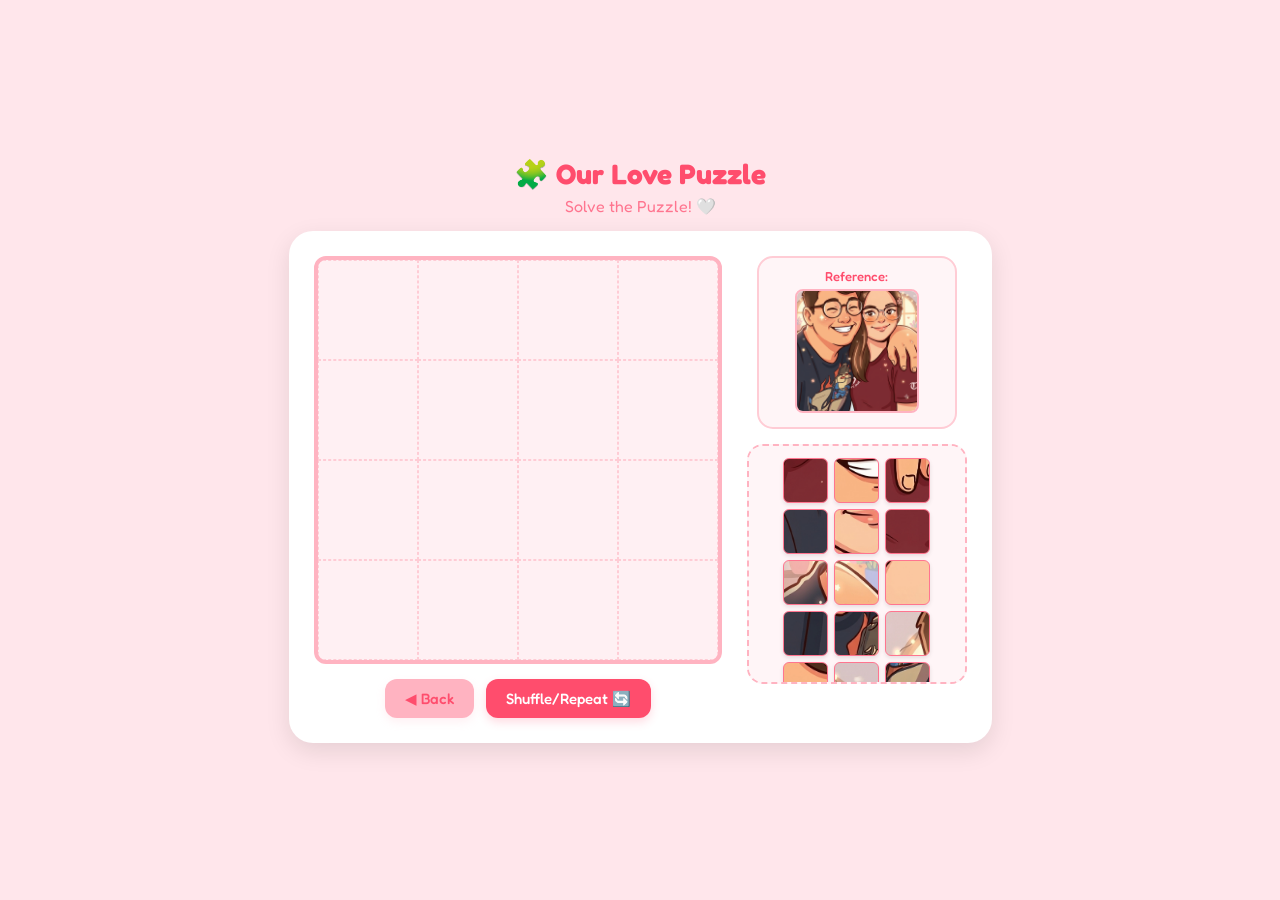
<file: puzzle.html>
<!DOCTYPE html>
<html lang="en">
<head>
    <meta charset="UTF-8">
    <meta name="viewport" content="width=device-width, initial-scale=1.0">
    <title>Our Love Puzzle 🧩</title>
    
    <link href="https://fonts.googleapis.com/css2?family=Fredoka:wght@400;500;600&display=swap" rel="stylesheet">

    <style>
        body {
            margin: 0;
            min-height: 100vh;
            display: flex;
            flex-direction: column;
            align-items: center;
            justify-content: center;
            background: #ffe6eb;
            font-family: 'Fredoka', sans-serif;
            padding: 15px;
            box-sizing: border-box;
        }

        h1 {
            color: #ff4d6d;
            margin: 0 0 5px 0;
            font-size: 28px;
        }

        .instruction {
            color: #ff758f;
            margin: 0 0 15px 0;
            font-size: 16px;
        }

        /* Naka-row na ngayon para nakapahiga ang layout */
        .game-wrapper {
            display: flex;
            flex-direction: row;
            align-items: flex-start;
            justify-content: center;
            gap: 25px;
            background: white;
            padding: 25px;
            border-radius: 24px;
            box-shadow: 0 8px 24px rgba(0,0,0,0.1);
            max-width: 100%;
        }

        /* Kaliwang Column: Board at Buttons */
        .left-column {
            display: flex;
            flex-direction: column;
            align-items: center;
            gap: 15px;
        }

        /* Kanang Column: Reference at Bank ng Pieces */
        .right-column {
            display: flex;
            flex-direction: column;
            align-items: center;
            gap: 15px;
        }

        /* Ang board kung saan idadrop ang mga puzzle piece */
        #board {
            display: grid;
            grid-template-columns: repeat(4, 100px);
            grid-template-rows: repeat(4, 100px);
            border: 4px solid #ffb3c1;
            background-color: #fff0f3;
            width: 400px;
            height: 400px;
            border-radius: 12px;
            overflow: hidden;
        }

        .cell {
            border: 1px dashed #ffccd5;
            box-sizing: border-box;
        }

        /* Lalagyan ng mga nagulong puzzle pieces */
        #pieces-bank {
            display: flex;
            flex-wrap: wrap;
            width: 220px; /* Ginawang mas makitid para sakto sa gilid */
            height: 240px; /* May fixed height para hindi humaba pababa */
            overflow-y: auto; /* Magkakaroon ng mini-scroll dito kung sakali */
            gap: 6px;
            padding: 12px;
            background: #fff5f7;
            border: 2px dashed #ffb3c1;
            border-radius: 16px;
            justify-content: center;
            align-content: flex-start;
            box-sizing: border-box;
        }

        .piece {
            width: 45px; /* Pinaliit pansamantala sa bank para magkasya */
            height: 45px;
            border: 1px solid #ff758f;
            box-sizing: border-box;
            cursor: grab;
            background-repeat: no-repeat;
            background-size: 400px 400px; /* Importante para mapanatili ang scale ng picture */
            border-radius: 6px;
            box-shadow: 0 2px 4px rgba(0,0,0,0.1);
        }

        /* Kapag dinala na sa board, babalik sa totoong sukat (100x100) */
        #board .piece {
            width: 100px;
            height: 100px;
            border-radius: 0px;
        }

        .piece:active {
            cursor: grabbing;
        }

        /* Maliit na Reference Guide Box */
        .reference-box {
            text-align: center;
            background: #fff5f7;
            padding: 10px;
            border-radius: 16px;
            border: 2px solid #ffccd5;
            width: 200px;
            box-sizing: border-box;
        }

        .reference-box span {
            display: block;
            font-size: 13px;
            color: #ff4d6d;
            margin-bottom: 5px;
            font-weight: 500;
        }

        #ref-img {
            width: 120px; /* Maliit na picture lang para sa guide */
            height: 120px;
            object-fit: cover;
            border-radius: 8px;
            border: 2px solid #ffb3c1;
        }

        /* Buttons Styling */
        .btn-container {
            display: flex;
            gap: 12px;
            width: 100%;
            justify-content: center;
        }

        button {
            padding: 10px 20px;
            background-color: #ff4d6d;
            color: white;
            border: none;
            border-radius: 12px;
            cursor: pointer;
            font-size: 15px;
            font-family: 'Fredoka', sans-serif;
            font-weight: 500;
            box-shadow: 0 4px 10px rgba(255, 77, 109, 0.2);
            transition: .3s;
        }

        button:hover {
            transform: scale(1.05);
            background-color: #ff758f;
        }

        button.back-btn {
            background-color: #ffb3c1;
            color: #ff4d6d;
            box-shadow: 0 4px 10px rgba(255, 179, 193, 0.2);
        }

        button.back-btn:hover {
            background-color: #ffccd5;
        }

        #win-message {
            display: none;
            color: #2ecc71;
            font-size: 20px;
            font-weight: 600;
            text-align: center;
            margin-top: 5px;
            animation: bounce 0.5s infinite alternate;
        }

        @keyframes bounce {
            from { transform: translateY(0); }
            to { transform: translateY(-4px); }
        }

        /* Responsive para sa mga maliliit na screen ng phone (magiging patayo ulit kapag masikip) */
        @media (max-width: 700px) {
            .game-wrapper {
                flex-direction: column;
                align-items: center;
            }
            #pieces-bank {
                width: 400px;
                height: auto;
            }
            .piece {
                width: 80px;
                height: 80px;
                background-size: 400px 400px;
            }
        }
    </style>
</head>
<body>

    <h1>🧩 Our Love Puzzle</h1>
    <div class="instruction">Solve the Puzzle! 🤍</div>

    <!-- NAKAPAHIGA NA CONTAINER -->
    <div class="game-wrapper">
        
        <!-- KALIWA: Ang Main Board at Buttons -->
        <div class="left-column">
            <div id="board"></div>
            
            <div id="win-message">💖 Yayy!Congratulations, Bubu! 💖</div>

            <div class="btn-container">
                <button class="back-btn" onclick="location.href='home.html'">◀ Back</button>
                <button onclick="initGame()"> Shuffle/Repeat 🔄</button>
            </div>
        </div>
        
        <!-- KANAN: Reference Guide at Lalagyan ng Piraso -->
        <div class="right-column">
            <!-- Maliit na Reference Picture -->
            <div class="reference-box">
                <span>Reference:</span>
                <img id="ref-img" src="" alt="Guide">
            </div>

            <!-- Dito kukunin ang mga piraso -->
            <div id="pieces-bank"></div>
        </div>

    </div>

    <script>
        // 1. PALITAN ANG URL NA ITO KAPAG MAY PICTURE KA NA
        const puzzleImg = "puzzle.png"; 
        
        const rows = 4;
        const cols = 4;
        const pieceWidth = 100;
        const pieceHeight = 100;

        const board = document.getElementById('board');
        const bank = document.getElementById('pieces-bank');
        const winMessage = document.getElementById('win-message');
        const refImg = document.getElementById('ref-img');

        let pieces = [];

        function initGame() {
            board.innerHTML = '';
            bank.innerHTML = '';
            winMessage.style.display = 'none';
            pieces = [];
            
            // I-set ang image ng reference box gamit ang kaparehong picture
            refImg.src = puzzleImg;

            // Gumawa ng cells sa board
            for (let r = 0; r < rows; r++) {
                for (let c = 0; c < cols; c++) {
                    const cell = document.createElement('div');
                    cell.classList.add('cell');
                    cell.dataset.row = r;
                    cell.dataset.col = c;
                    
                    cell.addEventListener('dragover', dragOver);
                    cell.addEventListener('drop', dropPiece);
                    board.appendChild(cell);
                }
            }

            // Paghiwa-hiwain ang background image para sa piraso
            for (let r = 0; r < rows; r++) {
                for (let c = 0; c < cols; c++) {
                    const piece = document.createElement('div');
                    piece.classList.add('piece');
                    piece.id = `piece-${r}-${c}`;
                    piece.draggable = true;
                    
                    piece.style.backgroundImage = `url('${puzzleImg}')`;
                    
                    // Ginamit ang percentage para kahit lumiit ang piraso sa bank, sakto pa rin ang view ng picture slice
                    let xPercent = (c / (cols - 1)) * 100;
                    let yPercent = (r / (rows - 1)) * 100;
                    piece.style.backgroundPosition = `${xPercent}% ${yPercent}%`;
                    
                    piece.dataset.correctRow = r;
                    piece.dataset.correctCol = c;

                    piece.addEventListener('dragstart', dragStart);

                    pieces.push(piece);
                }
            }

            shuffle(pieces);
            pieces.forEach(piece => bank.appendChild(piece));
        }

        function shuffle(array) {
            for (let i = array.length - 1; i > 0; i--) {
                const j = Math.floor(Math.random() * (i + 1));
                [array[i], array[j]] = [array[j], array[i]];
            }
        }

        let draggedPiece = null;

        function dragStart(e) {
            draggedPiece = e.target;
        }

        function dragOver(e) {
            e.preventDefault();
        }

        function dropPiece(e) {
            e.preventDefault();
            const cell = e.target;

            if (cell.classList.contains('cell') && cell.children.length === 0) {
                cell.appendChild(draggedPiece);
                
                draggedPiece.dataset.currentRow = cell.dataset.row;
                draggedPiece.dataset.currentCol = cell.dataset.col;
                
                checkWinCondition();
            }
        }

        function checkWinCondition() {
            const placedPieces = board.querySelectorAll('.piece');
            
            if (placedPieces.length !== rows * cols) return; 

            let isWin = true;
            placedPieces.forEach(piece => {
                if (piece.dataset.currentRow !== piece.dataset.correctRow || 
                    piece.dataset.currentCol !== piece.dataset.correctCol) {
                    isWin = false;
                }
            });

            if (isWin) {
                winMessage.style.display = 'block';
            }
        }

        window.onload = initGame;
    </script>
</body>
</html>
</file>
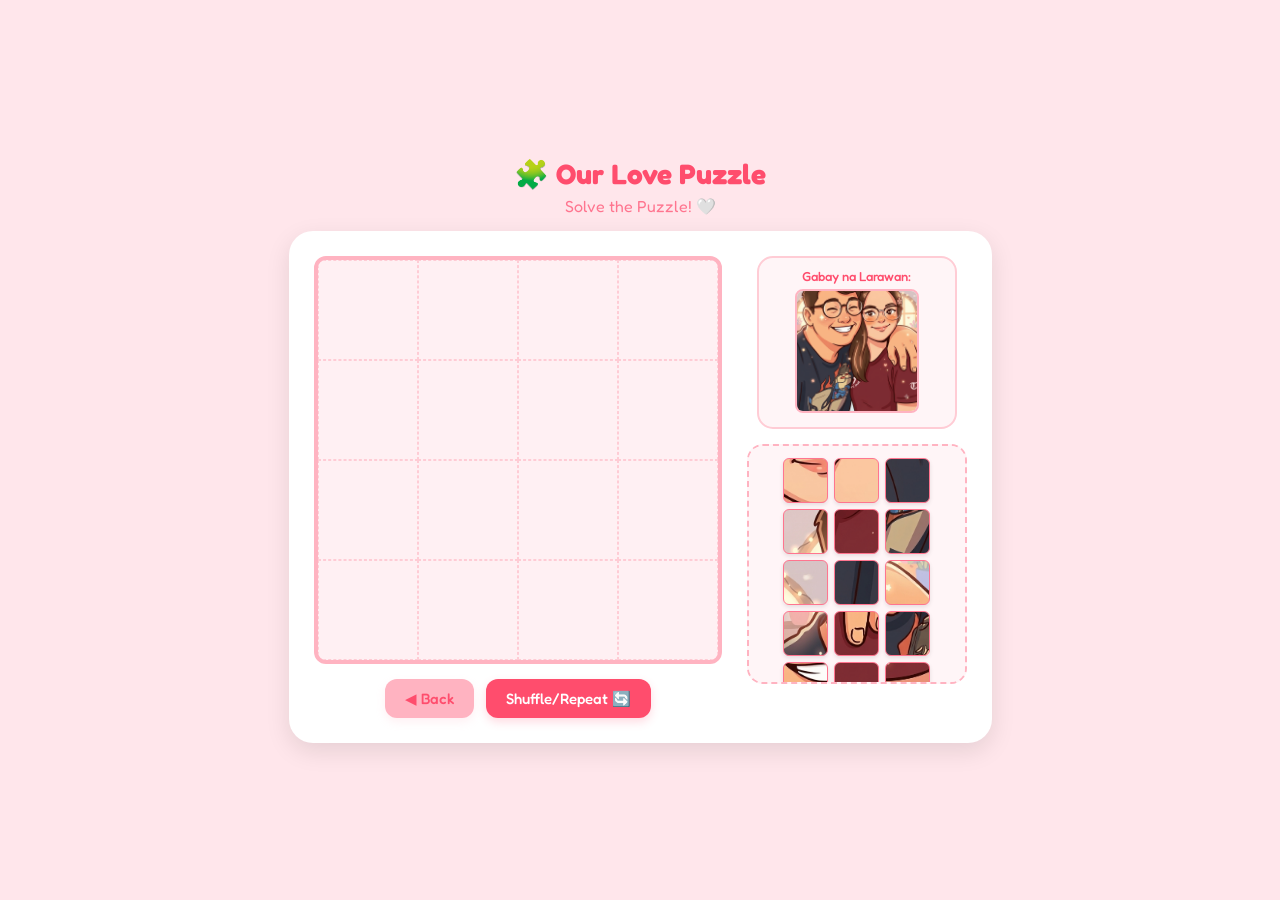
<file: puzzle[1].html>
<!DOCTYPE html>
<html lang="en">
<head>
    <meta charset="UTF-8">
    <meta name="viewport" content="width=device-width, initial-scale=1.0">
    <title>Our Love Puzzle 🧩</title>
    
    <link href="https://fonts.googleapis.com/css2?family=Fredoka:wght@400;500;600&display=swap" rel="stylesheet">

    <style>
        body {
            margin: 0;
            min-height: 100vh;
            display: flex;
            flex-direction: column;
            align-items: center;
            justify-content: center;
            background: #ffe6eb;
            font-family: 'Fredoka', sans-serif;
            padding: 15px;
            box-sizing: border-box;
        }

        h1 {
            color: #ff4d6d;
            margin: 0 0 5px 0;
            font-size: 28px;
        }

        .instruction {
            color: #ff758f;
            margin: 0 0 15px 0;
            font-size: 16px;
        }

        /* Naka-row na ngayon para nakapahiga ang layout */
        .game-wrapper {
            display: flex;
            flex-direction: row;
            align-items: flex-start;
            justify-content: center;
            gap: 25px;
            background: white;
            padding: 25px;
            border-radius: 24px;
            box-shadow: 0 8px 24px rgba(0,0,0,0.1);
            max-width: 100%;
        }

        /* Kaliwang Column: Board at Buttons */
        .left-column {
            display: flex;
            flex-direction: column;
            align-items: center;
            gap: 15px;
        }

        /* Kanang Column: Reference at Bank ng Pieces */
        .right-column {
            display: flex;
            flex-direction: column;
            align-items: center;
            gap: 15px;
        }

        /* Ang board kung saan idadrop ang mga puzzle piece */
        #board {
            display: grid;
            grid-template-columns: repeat(4, 100px);
            grid-template-rows: repeat(4, 100px);
            border: 4px solid #ffb3c1;
            background-color: #fff0f3;
            width: 400px;
            height: 400px;
            border-radius: 12px;
            overflow: hidden;
        }

        .cell {
            border: 1px dashed #ffccd5;
            box-sizing: border-box;
        }

        /* Lalagyan ng mga nagulong puzzle pieces */
        #pieces-bank {
            display: flex;
            flex-wrap: wrap;
            width: 220px; /* Ginawang mas makitid para sakto sa gilid */
            height: 240px; /* May fixed height para hindi humaba pababa */
            overflow-y: auto; /* Magkakaroon ng mini-scroll dito kung sakali */
            gap: 6px;
            padding: 12px;
            background: #fff5f7;
            border: 2px dashed #ffb3c1;
            border-radius: 16px;
            justify-content: center;
            align-content: flex-start;
            box-sizing: border-box;
        }

        .piece {
            width: 45px; /* Pinaliit pansamantala sa bank para magkasya */
            height: 45px;
            border: 1px solid #ff758f;
            box-sizing: border-box;
            cursor: grab;
            background-repeat: no-repeat;
            background-size: 400px 400px; /* Importante para mapanatili ang scale ng picture */
            border-radius: 6px;
            box-shadow: 0 2px 4px rgba(0,0,0,0.1);
        }

        /* Kapag dinala na sa board, babalik sa totoong sukat (100x100) */
        #board .piece {
            width: 100px;
            height: 100px;
            border-radius: 0px;
        }

        .piece:active {
            cursor: grabbing;
        }

        /* Maliit na Reference Guide Box */
        .reference-box {
            text-align: center;
            background: #fff5f7;
            padding: 10px;
            border-radius: 16px;
            border: 2px solid #ffccd5;
            width: 200px;
            box-sizing: border-box;
        }

        .reference-box span {
            display: block;
            font-size: 13px;
            color: #ff4d6d;
            margin-bottom: 5px;
            font-weight: 500;
        }

        #ref-img {
            width: 120px; /* Maliit na picture lang para sa guide */
            height: 120px;
            object-fit: cover;
            border-radius: 8px;
            border: 2px solid #ffb3c1;
        }

        /* Buttons Styling */
        .btn-container {
            display: flex;
            gap: 12px;
            width: 100%;
            justify-content: center;
        }

        button {
            padding: 10px 20px;
            background-color: #ff4d6d;
            color: white;
            border: none;
            border-radius: 12px;
            cursor: pointer;
            font-size: 15px;
            font-family: 'Fredoka', sans-serif;
            font-weight: 500;
            box-shadow: 0 4px 10px rgba(255, 77, 109, 0.2);
            transition: .3s;
        }

        button:hover {
            transform: scale(1.05);
            background-color: #ff758f;
        }

        button.back-btn {
            background-color: #ffb3c1;
            color: #ff4d6d;
            box-shadow: 0 4px 10px rgba(255, 179, 193, 0.2);
        }

        button.back-btn:hover {
            background-color: #ffccd5;
        }

        #win-message {
            display: none;
            color: #2ecc71;
            font-size: 20px;
            font-weight: 600;
            text-align: center;
            margin-top: 5px;
            animation: bounce 0.5s infinite alternate;
        }

        @keyframes bounce {
            from { transform: translateY(0); }
            to { transform: translateY(-4px); }
        }

        /* Responsive para sa mga maliliit na screen ng phone (magiging patayo ulit kapag masikip) */
        @media (max-width: 700px) {
            .game-wrapper {
                flex-direction: column;
                align-items: center;
            }
            #pieces-bank {
                width: 400px;
                height: auto;
            }
            .piece {
                width: 80px;
                height: 80px;
                background-size: 400px 400px;
            }
        }
    </style>
</head>
<body>

    <h1>🧩 Our Love Puzzle</h1>
    <div class="instruction">Solve the Puzzle! 🤍</div>

    <!-- NAKAPAHIGA NA CONTAINER -->
    <div class="game-wrapper">
        
        <!-- KALIWA: Ang Main Board at Buttons -->
        <div class="left-column">
            <div id="board"></div>
            
            <div id="win-message">💖 Yayy!Congratulations, Dudu! 💖</div>

            <div class="btn-container">
                <button class="back-btn" onclick="location.href='home.html.html'">◀ Back</button>
                <button onclick="initGame()"> Shuffle/Repeat 🔄</button>
            </div>
        </div>
        
        <!-- KANAN: Reference Guide at Lalagyan ng Piraso -->
        <div class="right-column">
            <!-- Maliit na Reference Picture -->
            <div class="reference-box">
                <span>Gabay na Larawan:</span>
                <img id="ref-img" src="" alt="Guide">
            </div>

            <!-- Dito kukunin ang mga piraso -->
            <div id="pieces-bank"></div>
        </div>

    </div>

    <script>
        // 1. PALITAN ANG URL NA ITO KAPAG MAY PICTURE KA NA
        const puzzleImg = "puzzle.png"; 
        
        const rows = 4;
        const cols = 4;
        const pieceWidth = 100;
        const pieceHeight = 100;

        const board = document.getElementById('board');
        const bank = document.getElementById('pieces-bank');
        const winMessage = document.getElementById('win-message');
        const refImg = document.getElementById('ref-img');

        let pieces = [];

        function initGame() {
            board.innerHTML = '';
            bank.innerHTML = '';
            winMessage.style.display = 'none';
            pieces = [];
            
            // I-set ang image ng reference box gamit ang kaparehong picture
            refImg.src = puzzleImg;

            // Gumawa ng cells sa board
            for (let r = 0; r < rows; r++) {
                for (let c = 0; c < cols; c++) {
                    const cell = document.createElement('div');
                    cell.classList.add('cell');
                    cell.dataset.row = r;
                    cell.dataset.col = c;
                    
                    cell.addEventListener('dragover', dragOver);
                    cell.addEventListener('drop', dropPiece);
                    board.appendChild(cell);
                }
            }

            // Paghiwa-hiwain ang background image para sa piraso
            for (let r = 0; r < rows; r++) {
                for (let c = 0; c < cols; c++) {
                    const piece = document.createElement('div');
                    piece.classList.add('piece');
                    piece.id = `piece-${r}-${c}`;
                    piece.draggable = true;
                    
                    piece.style.backgroundImage = `url('${puzzleImg}')`;
                    
                    // Ginamit ang percentage para kahit lumiit ang piraso sa bank, sakto pa rin ang view ng picture slice
                    let xPercent = (c / (cols - 1)) * 100;
                    let yPercent = (r / (rows - 1)) * 100;
                    piece.style.backgroundPosition = `${xPercent}% ${yPercent}%`;
                    
                    piece.dataset.correctRow = r;
                    piece.dataset.correctCol = c;

                    piece.addEventListener('dragstart', dragStart);

                    pieces.push(piece);
                }
            }

            shuffle(pieces);
            pieces.forEach(piece => bank.appendChild(piece));
        }

        function shuffle(array) {
            for (let i = array.length - 1; i > 0; i--) {
                const j = Math.floor(Math.random() * (i + 1));
                [array[i], array[j]] = [array[j], array[i]];
            }
        }

        let draggedPiece = null;

        function dragStart(e) {
            draggedPiece = e.target;
        }

        function dragOver(e) {
            e.preventDefault();
        }

        function dropPiece(e) {
            e.preventDefault();
            const cell = e.target;

            if (cell.classList.contains('cell') && cell.children.length === 0) {
                cell.appendChild(draggedPiece);
                
                draggedPiece.dataset.currentRow = cell.dataset.row;
                draggedPiece.dataset.currentCol = cell.dataset.col;
                
                checkWinCondition();
            }
        }

        function checkWinCondition() {
            const placedPieces = board.querySelectorAll('.piece');
            
            if (placedPieces.length !== rows * cols) return; 

            let isWin = true;
            placedPieces.forEach(piece => {
                if (piece.dataset.currentRow !== piece.dataset.correctRow || 
                    piece.dataset.currentCol !== piece.dataset.correctCol) {
                    isWin = false;
                }
            });

            if (isWin) {
                winMessage.style.display = 'block';
            }
        }

        window.onload = initGame;
    </script>
</body>
</html>
</file>
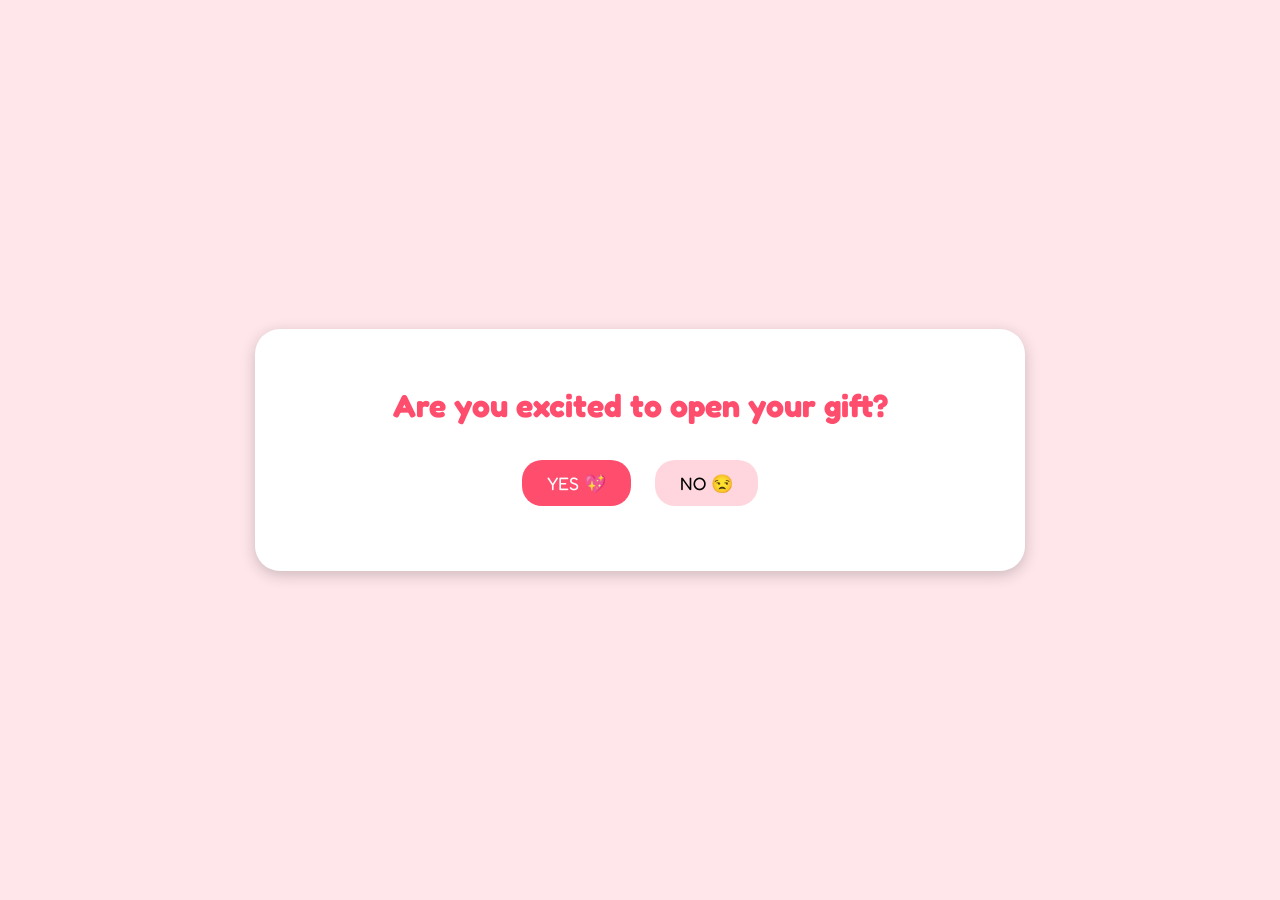
<file: ready.html>
<!DOCTYPE html>
<html>

<head>
  <meta charset="UTF-8">
  <meta name="viewport" content="width=device-width, initial-scale=1.0">
  
  <title>Are you excited to open your gift?</title>
  
  <link href="https://fonts.googleapis.com/css2?family=Fredoka:wght@400;500;600&display=swap" rel="stylesheet">
  
  <style>
    body {
      margin: 0;
      min-height: 100vh;
      display: flex;
      justify-content: center;
      align-items: center;
      background: #ffe6eb;
      font-family: 'Fredoka', sans-serif;
    }
    
    .container {
      background: white;
      padding: 35px;
      border-radius: 25px;
      text-align: center;
      box-shadow: 0 4px 15px rgba(0, 0, 0, 0.2);
      width: min(700px, 90vw);
    }
    
    h1 {
      color: #ff4d6d;
    }
    
    .buttons {
      margin-top: 25px;
    }
    
    button {
      padding: 12px 25px;
      margin: 10px;
      border: none;
      border-radius: 20px;
      cursor: pointer;
      font-size: 18px;
      font-family: 'Fredoka', sans-serif;
    }
    
    .yes {
      background: #ff4d6d;
      color: white;
    }
    
    .no {
      background: #ffd6dd;
    }
    
    #result {
      margin-top: 20px;
    }
    
    #result img {
      width: 180px;
    }
  </style>
</head>

<body>
  
  <div class="container">
    
    <h1> Are you excited to open your gift?</h1>
    
    <div class="buttons">
      <button class="yes" onclick="yesAnswer()">YES 💖</button>
      <button class="no" onclick="noAnswer()">NO 😒</button>
    </div>
    
    <div id="result"></div>
    
  </div>
  
  <script>
    function yesAnswer() {
      
      document.getElementById("result").innerHTML = `
    <img src="Happy Bubu.gif">
    <p>Yayy! Let's go, Bubu! 💖</p>
  `;
      
      setTimeout(() => {
        window.location.href = "home.html";
      }, 2000);
      
    }
    
    function noAnswer() {
      
      document.getElementById("result").innerHTML = `
    <img src="Crying Bubu.gif">
    <p>Aww please Bubu, I prepared it for you 🥺</p>
  `;
      
    }
  </script>
  
</body>

</html>
</file>
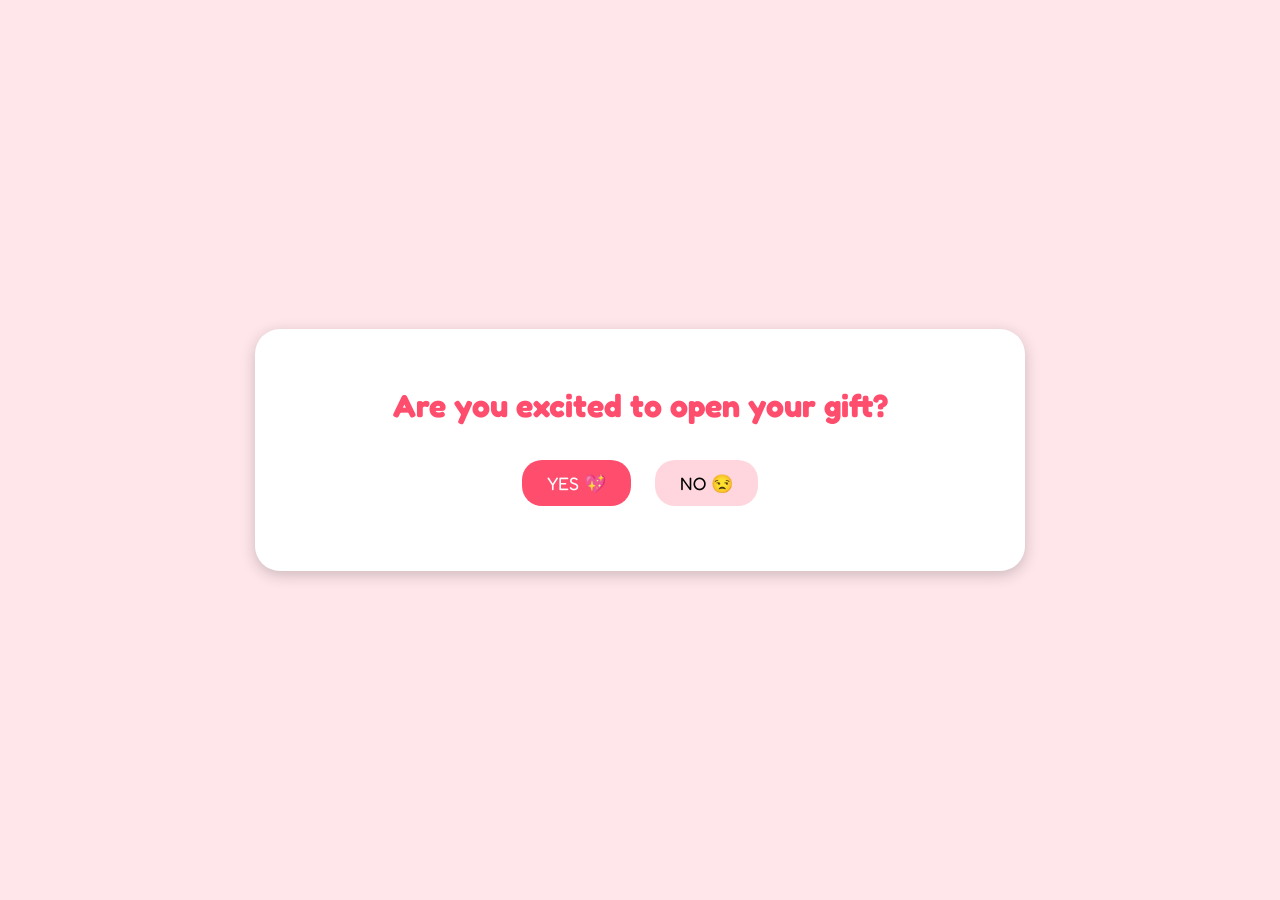
<file: ready[1].html>
<!DOCTYPE html>
<html>

<head>
  <meta charset="UTF-8">
  <meta name="viewport" content="width=device-width, initial-scale=1.0">
  
  <title>Are you excited to open your gift?</title>
  
  <link href="https://fonts.googleapis.com/css2?family=Fredoka:wght@400;500;600&display=swap" rel="stylesheet">
  
  <style>
    body {
      margin: 0;
      min-height: 100vh;
      display: flex;
      justify-content: center;
      align-items: center;
      background: #ffe6eb;
      font-family: 'Fredoka', sans-serif;
    }
    
    .container {
      background: white;
      padding: 35px;
      border-radius: 25px;
      text-align: center;
      box-shadow: 0 4px 15px rgba(0, 0, 0, 0.2);
      width: min(700px, 90vw);
    }
    
    h1 {
      color: #ff4d6d;
    }
    
    .buttons {
      margin-top: 25px;
    }
    
    button {
      padding: 12px 25px;
      margin: 10px;
      border: none;
      border-radius: 20px;
      cursor: pointer;
      font-size: 18px;
      font-family: 'Fredoka', sans-serif;
    }
    
    .yes {
      background: #ff4d6d;
      color: white;
    }
    
    .no {
      background: #ffd6dd;
    }
    
    #result {
      margin-top: 20px;
    }
    
    #result img {
      width: 180px;
    }
  </style>
</head>

<body>
  
  <div class="container">
    
    <h1> Are you excited to open your gift?</h1>
    
    <div class="buttons">
      <button class="yes" onclick="yesAnswer()">YES 💖</button>
      <button class="no" onclick="noAnswer()">NO 😒</button>
    </div>
    
    <div id="result"></div>
    
  </div>
  
  <script>
    function yesAnswer() {
      
      document.getElementById("result").innerHTML = `
    <img src="Happy Bubu.gif">
    <p>Yayy! Let's go, Dudu! 💖</p>
  `;
      
      setTimeout(() => {
        window.location.href = "home.html";
      }, 2000);
      
    }
    
    function noAnswer() {
      
      document.getElementById("result").innerHTML = `
    <img src="Crying Bubu.gif">
    <p>Aww please Dudu, I prepared it for you 🥺</p>
  `;
      
    }
  </script>
  
</body>

</html>
</file>
